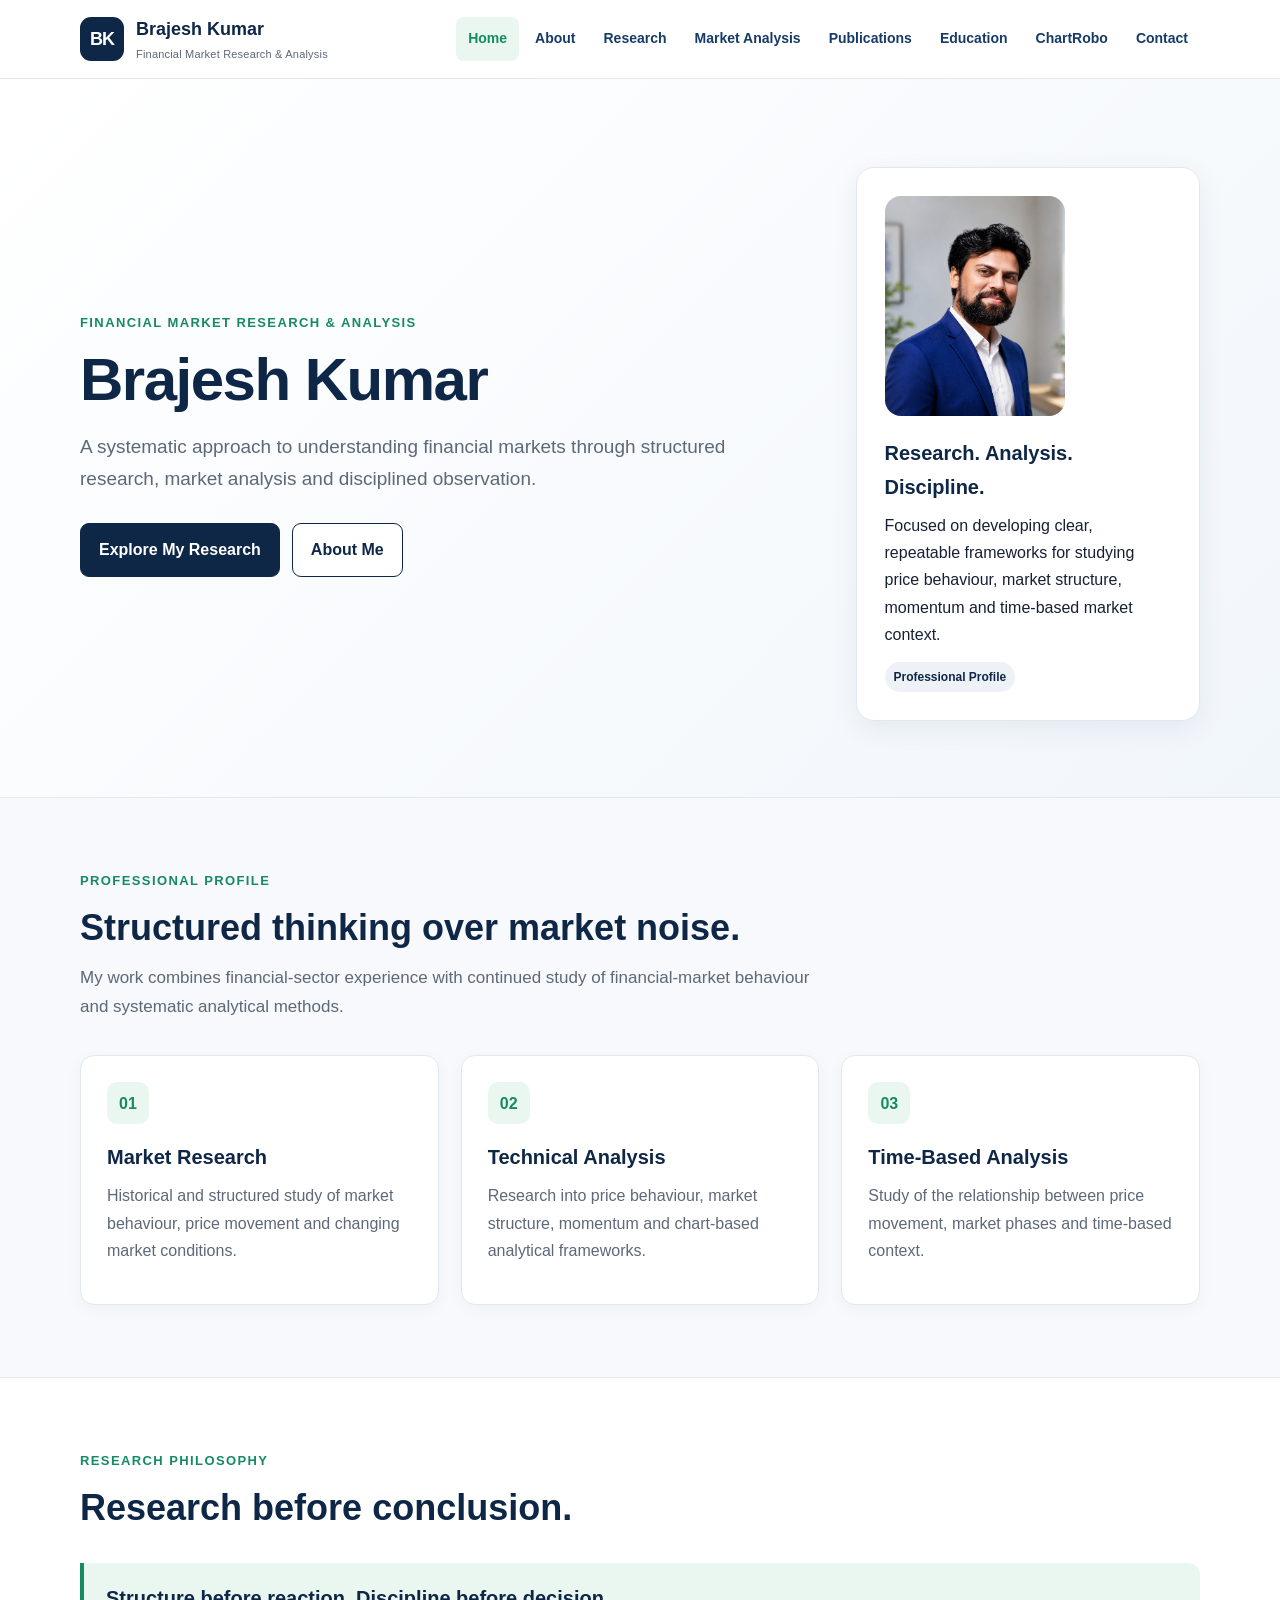
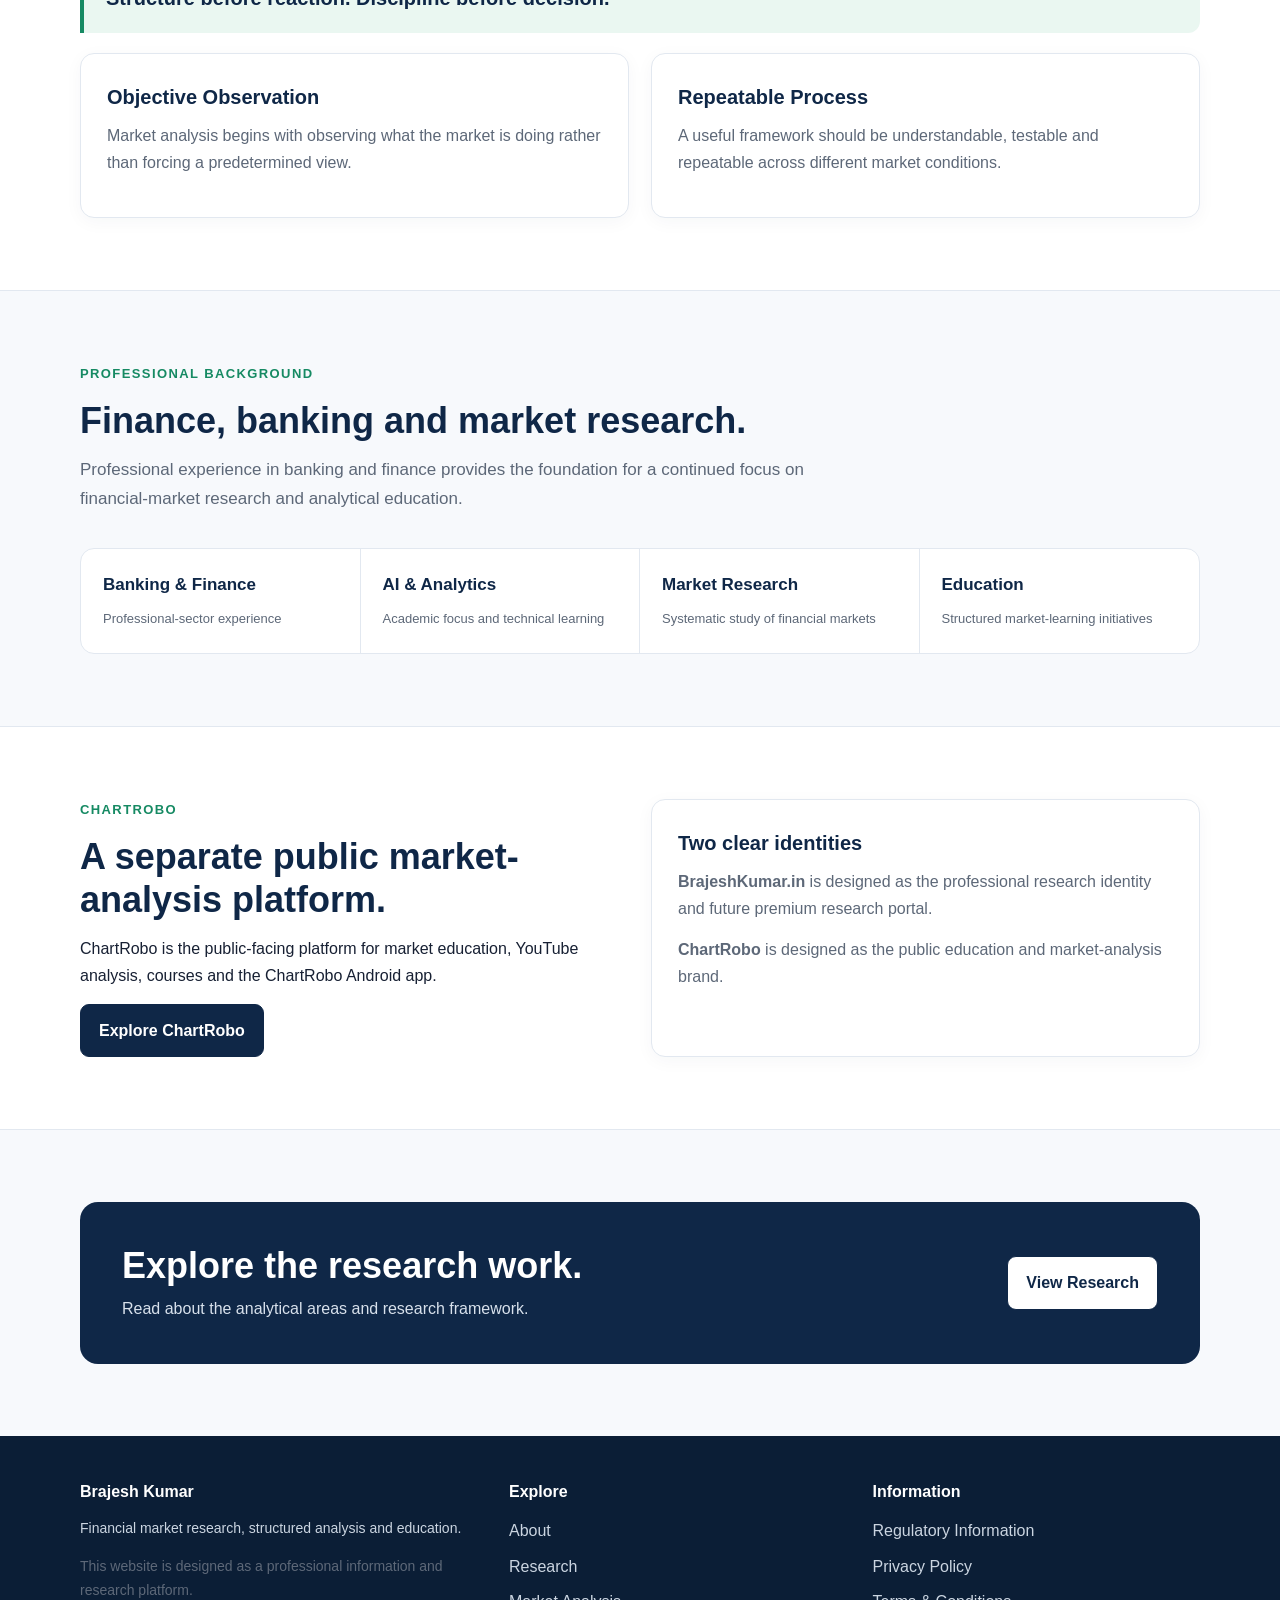
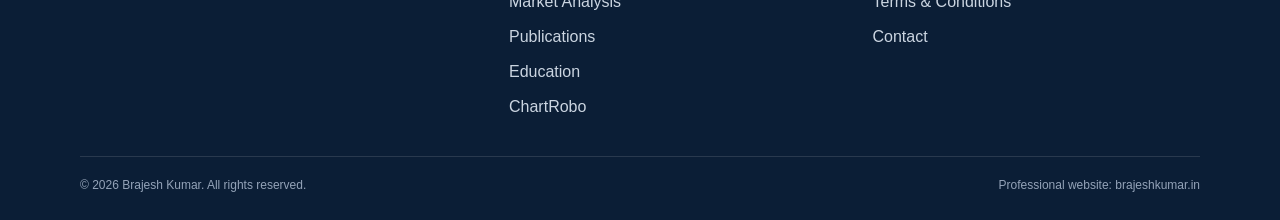
<file: index.html>
<!DOCTYPE html>
<html lang="en">
<head>
  <meta charset="UTF-8">
  <meta name="viewport" content="width=device-width, initial-scale=1.0">
  <meta name="description" content="Brajesh Kumar — financial market research, market analysis and education.">
  <meta name="author" content="Brajesh Kumar">
  <meta name="robots" content="index, follow">
  <link rel="canonical" href="https://brajeshkumar.in/">
  <title>Brajesh Kumar | Financial Market Research & Analysis</title>
  <link rel="stylesheet" href="css/styles.css">

  <!-- Google tag (gtag.js) -->
<script async src="https://www.googletagmanager.com/gtag/js?id=G-KMRSJD9DW5"></script>
<script>
  window.dataLayer = window.dataLayer || [];
  function gtag(){dataLayer.push(arguments);}
  gtag('js', new Date());

  gtag('config', 'G-KMRSJD9DW5');
</script>
  <script>
    if (window.location.pathname === '/index.html') {
      window.location.replace('/');
    }
  </script>
</head>
<body>

<header class="site-header">
  <div class="container header-inner">
    <a class="brand" href="index.html" aria-label="Brajesh Kumar Home">
      <div class="brand-mark">BK</div>
      <div class="brand-text">
        <strong>Brajesh Kumar</strong>
        <span>Financial Market Research &amp; Analysis</span>
      </div>
    </a>
    <button class="nav-toggle" id="navToggle" aria-label="Open navigation" aria-expanded="false">&#9776;</button>
    <nav>
      <ul class="nav-list" id="navList">
        <li><a href="index.html">Home</a></li>
        <li><a href="about.html">About</a></li>
        <li><a href="research.html">Research</a></li>
        <li><a href="market-analysis.html">Market Analysis</a></li>
        <li><a href="publications.html">Publications</a></li>
        <li><a href="education.html">Education</a></li>
        <li><a href="chartrobo.html">ChartRobo</a></li>
        <li><a href="contact.html">Contact</a></li>
      </ul>
    </nav>
  </div>
</header>

<main>

<section class="hero">
  <div class="container hero-grid">
    <div>
      <div class="eyebrow">Financial Market Research &amp; Analysis</div>
      <h1>Brajesh Kumar</h1>
      <p class="lead">A systematic approach to understanding financial markets through structured research, market analysis and disciplined observation.</p>
      <div class="hero-actions">
        <a class="btn btn-primary" href="research.html">Explore My Research</a>
        <a class="btn btn-secondary" href="about.html">About Me</a>
      </div>
    </div>
    <div class="hero-card">
      <div class="profile-photo">
  <img src="images/brajesh-kumar.jpg" alt="Brajesh Kumar">
</div>
      <h3>Research. Analysis. Discipline.</h3>
      <p>Focused on developing clear, repeatable frameworks for studying price behaviour, market structure, momentum and time-based market context.</p>
      <span class="badge">Professional Profile</span>
    </div>
  </div>
</section>

<section class="section">
  <div class="container">
    <div class="section-head">
      <div class="eyebrow">Professional Profile</div>
      <h2>Structured thinking over market noise.</h2>
      <p>My work combines financial-sector experience with continued study of financial-market behaviour and systematic analytical methods.</p>
    </div>
    <div class="grid-3">
      <article class="card"><div class="icon-box">01</div><h3>Market Research</h3><p>Historical and structured study of market behaviour, price movement and changing market conditions.</p></article>
      <article class="card"><div class="icon-box">02</div><h3>Technical Analysis</h3><p>Research into price behaviour, market structure, momentum and chart-based analytical frameworks.</p></article>
      <article class="card"><div class="icon-box">03</div><h3>Time-Based Analysis</h3><p>Study of the relationship between price movement, market phases and time-based context.</p></article>
    </div>
  </div>
</section>

<section class="section section-alt">
  <div class="container">
    <div class="section-head">
      <div class="eyebrow">Research Philosophy</div>
      <h2>Research before conclusion.</h2>
    </div>
    <div class="quote">Structure before reaction. Discipline before decision.</div>
    <div class="grid-2 mt-20">
      <div class="card"><h3>Objective Observation</h3><p>Market analysis begins with observing what the market is doing rather than forcing a predetermined view.</p></div>
      <div class="card"><h3>Repeatable Process</h3><p>A useful framework should be understandable, testable and repeatable across different market conditions.</p></div>
    </div>
  </div>
</section>

<section class="section">
  <div class="container">
    <div class="section-head">
      <div class="eyebrow">Professional Background</div>
      <h2>Finance, banking and market research.</h2>
      <p>Professional experience in banking and finance provides the foundation for a continued focus on financial-market research and analytical education.</p>
    </div>
    <div class="stat-strip">
      <div class="stat"><strong>Banking &amp; Finance</strong><span>Professional-sector experience</span></div>
      <div class="stat"><strong>AI &amp; Analytics</strong><span>Academic focus and technical learning</span></div>
      <div class="stat"><strong>Market Research</strong><span>Systematic study of financial markets</span></div>
      <div class="stat"><strong>Education</strong><span>Structured market-learning initiatives</span></div>
    </div>
  </div>
</section>

<section class="section section-alt">
  <div class="container">
    <div class="grid-2">
      <div>
        <div class="eyebrow">ChartRobo</div>
        <h2>A separate public market-analysis platform.</h2>
        <p>ChartRobo is the public-facing platform for market education, YouTube analysis, courses and the ChartRobo Android app.</p>
        <a class="btn btn-primary" href="chartrobo.html">Explore ChartRobo</a>
      </div>
      <div class="card">
        <h3>Two clear identities</h3>
        <p><strong>BrajeshKumar.in</strong> is designed as the professional research identity and future premium research portal.</p>
        <p><strong>ChartRobo</strong> is designed as the public education and market-analysis brand.</p>
      </div>
    </div>
  </div>
</section>

<section class="section">
  <div class="container">
    <div class="cta">
      <div>
        <h2>Explore the research work.</h2>
        <p>Read about the analytical areas and research framework.</p>
      </div>
      <a class="btn btn-secondary" href="research.html">View Research</a>
    </div>
  </div>
</section>

</main>

<footer class="footer">
  <div class="container">
    <div class="footer-grid">
      <div>
        <h3>Brajesh Kumar</h3>
        <p>Financial market research, structured analysis and education.</p>
        <p class="small">This website is designed as a professional information and research platform.</p>
      </div>
      <div>
        <h3>Explore</h3>
        <ul class="footer-links">
          <li><a href="about.html">About</a></li>
          <li><a href="research.html">Research</a></li>
          <li><a href="market-analysis.html">Market Analysis</a></li>
          <li><a href="publications.html">Publications</a></li>
          <li><a href="education.html">Education</a></li>
          <li><a href="chartrobo.html">ChartRobo</a></li>
        </ul>
      </div>
      <div>
        <h3>Information</h3>
        <ul class="footer-links">
          <li><a href="regulatory-information.html">Regulatory Information</a></li>
          <li><a href="privacy-policy.html">Privacy Policy</a></li>
          <li><a href="terms-conditions.html">Terms &amp; Conditions</a></li>
          <li><a href="contact.html">Contact</a></li>
        </ul>
      </div>
    </div>
    <div class="footer-bottom">
      <span>&copy; 2026 Brajesh Kumar. All rights reserved.</span>
      <span>Professional website: brajeshkumar.in</span>
    </div>
  </div>
</footer>

<script src="js/script.js"></script>
</body>
</html>
</file>
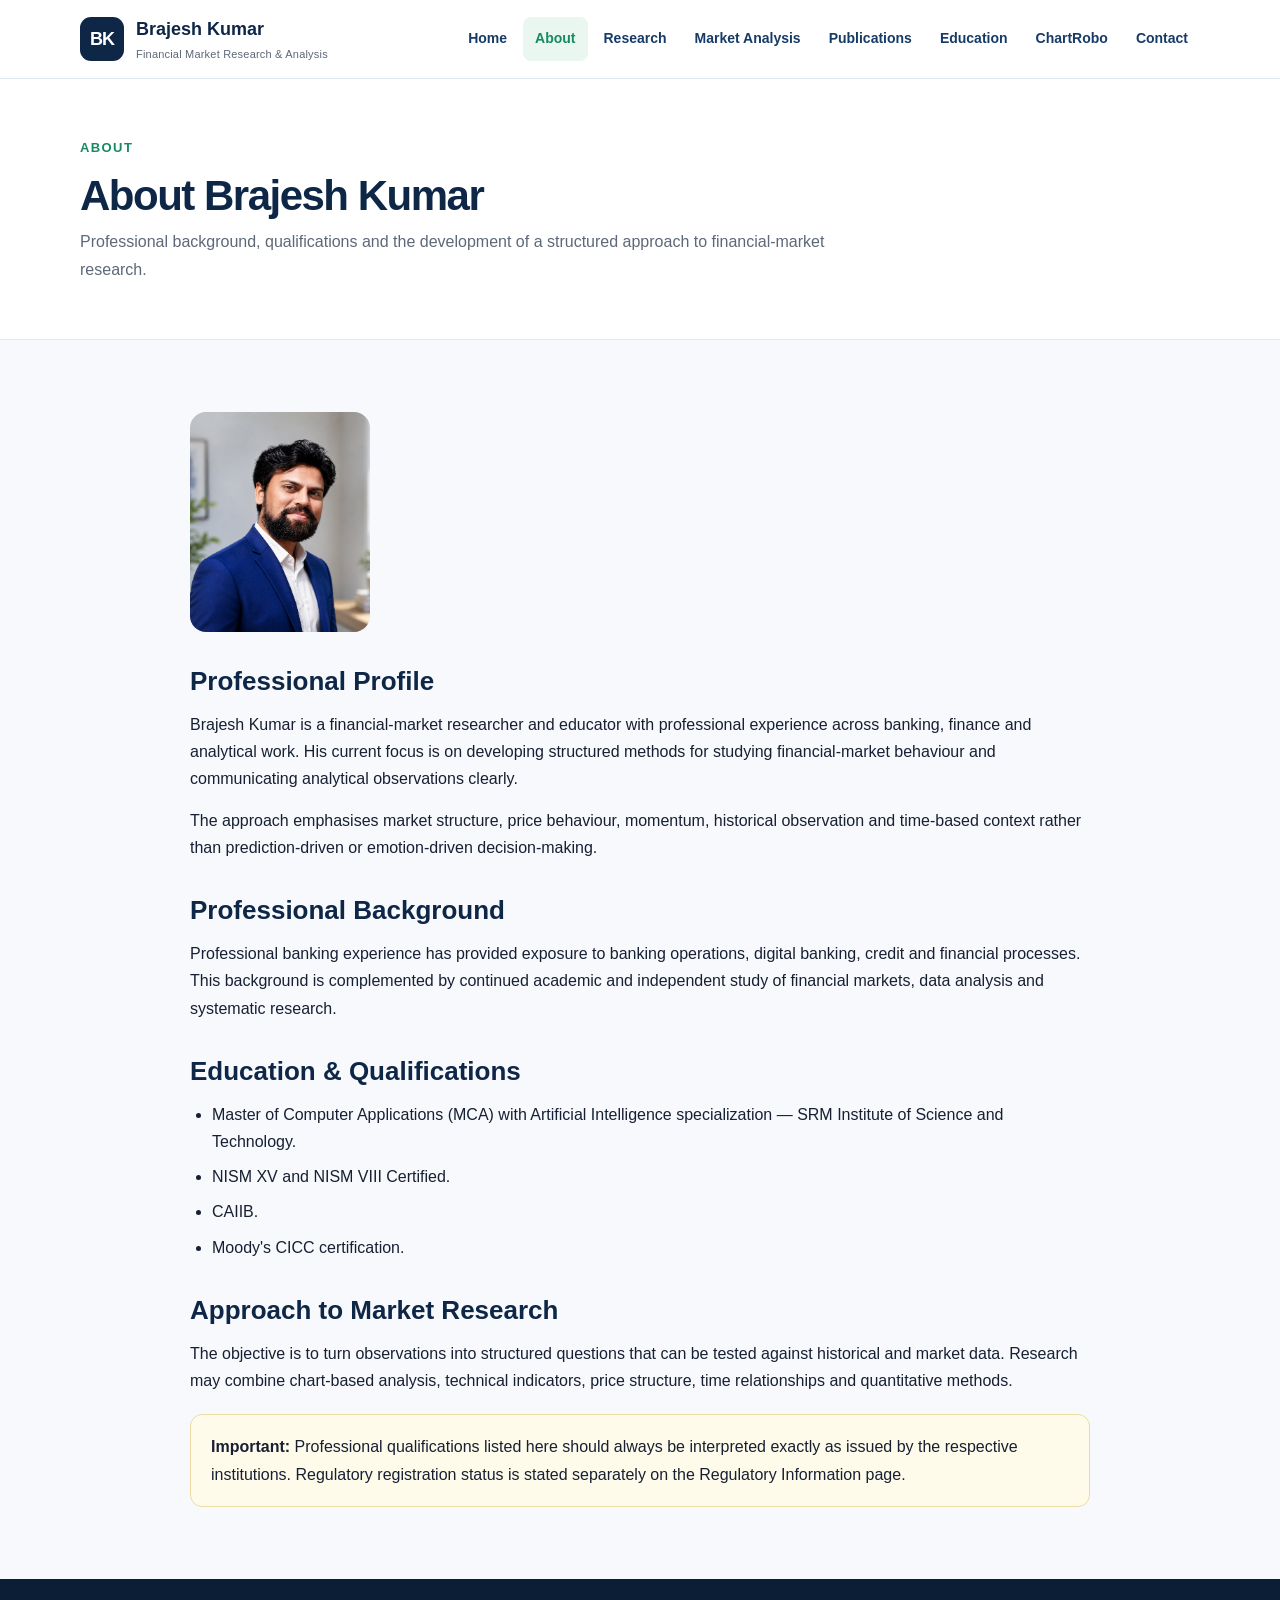
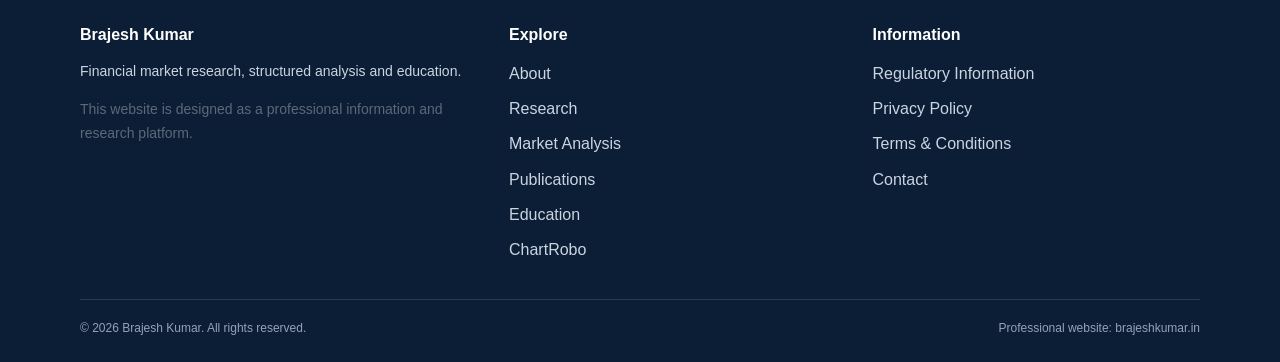
<file: about.html>
<!DOCTYPE html>
<html lang="en">
<head>
  <meta charset="UTF-8">
  <meta name="viewport" content="width=device-width, initial-scale=1.0">
  <meta name="description" content="Professional background, qualifications and research philosophy of Brajesh Kumar.">
  <meta name="author" content="Brajesh Kumar">
  <meta name="robots" content="index, follow">
  <link rel="canonical" href="https://brajeshkumar.in/about.html">
  <title>About Brajesh Kumar | Financial Market Research</title>
  <link rel="stylesheet" href="css/styles.css">
  <!-- Google tag (gtag.js) -->
<script async src="https://www.googletagmanager.com/gtag/js?id=G-KMRSJD9DW5"></script>
<script>
  window.dataLayer = window.dataLayer || [];
  function gtag(){dataLayer.push(arguments);}
  gtag('js', new Date());

  gtag('config', 'G-KMRSJD9DW5');
</script>
</head>
<body>

<header class="site-header">
  <div class="container header-inner">
    <a class="brand" href="index.html" aria-label="Brajesh Kumar Home">
      <div class="brand-mark">BK</div>
      <div class="brand-text">
        <strong>Brajesh Kumar</strong>
        <span>Financial Market Research &amp; Analysis</span>
      </div>
    </a>
    <button class="nav-toggle" id="navToggle" aria-label="Open navigation" aria-expanded="false">&#9776;</button>
    <nav>
      <ul class="nav-list" id="navList">
        <li><a href="index.html">Home</a></li>
        <li><a href="about.html">About</a></li>
        <li><a href="research.html">Research</a></li>
        <li><a href="market-analysis.html">Market Analysis</a></li>
        <li><a href="publications.html">Publications</a></li>
        <li><a href="education.html">Education</a></li>
        <li><a href="chartrobo.html">ChartRobo</a></li>
        <li><a href="contact.html">Contact</a></li>
      </ul>
    </nav>
  </div>
</header>

<main>

<section class="page-hero"><div class="container"><div class="eyebrow">About</div><h1>About Brajesh Kumar</h1><p>Professional background, qualifications and the development of a structured approach to financial-market research.</p></div></section>
<section class="section"><div class="container prose">
<div class="profile-photo" style="margin-bottom:30px;">
  <img src="images/brajesh-kumar.jpg" alt="Brajesh Kumar">
</div>
  <h2>Professional Profile</h2>
  <p>Brajesh Kumar is a financial-market researcher and educator with professional experience across banking, finance and analytical work. His current focus is on developing structured methods for studying financial-market behaviour and communicating analytical observations clearly.</p>
  <p>The approach emphasises market structure, price behaviour, momentum, historical observation and time-based context rather than prediction-driven or emotion-driven decision-making.</p>

  <h2>Professional Background</h2>
  <p>Professional banking experience has provided exposure to banking operations, digital banking, credit and financial processes. This background is complemented by continued academic and independent study of financial markets, data analysis and systematic research.</p>

  <h2>Education &amp; Qualifications</h2>
  <ul>
    <li>Master of Computer Applications (MCA) with Artificial Intelligence specialization — SRM Institute of Science and Technology.</li>
    <li>NISM XV and NISM VIII Certified.</li>
    <li>CAIIB.</li>
    <li>Moody's CICC certification.</li>
  </ul>

  <h2>Approach to Market Research</h2>
  <p>The objective is to turn observations into structured questions that can be tested against historical and market data. Research may combine chart-based analysis, technical indicators, price structure, time relationships and quantitative methods.</p>

  <div class="notice mt-20"><strong>Important:</strong> Professional qualifications listed here should always be interpreted exactly as issued by the respective institutions. Regulatory registration status is stated separately on the Regulatory Information page.</div>
</div></section>

</main>

<footer class="footer">
  <div class="container">
    <div class="footer-grid">
      <div>
        <h3>Brajesh Kumar</h3>
        <p>Financial market research, structured analysis and education.</p>
        <p class="small">This website is designed as a professional information and research platform.</p>
      </div>
      <div>
        <h3>Explore</h3>
        <ul class="footer-links">
          <li><a href="about.html">About</a></li>
          <li><a href="research.html">Research</a></li>
          <li><a href="market-analysis.html">Market Analysis</a></li>
          <li><a href="publications.html">Publications</a></li>
          <li><a href="education.html">Education</a></li>
          <li><a href="chartrobo.html">ChartRobo</a></li>
        </ul>
      </div>
      <div>
        <h3>Information</h3>
        <ul class="footer-links">
          <li><a href="regulatory-information.html">Regulatory Information</a></li>
          <li><a href="privacy-policy.html">Privacy Policy</a></li>
          <li><a href="terms-conditions.html">Terms &amp; Conditions</a></li>
          <li><a href="contact.html">Contact</a></li>
        </ul>
      </div>
    </div>
    <div class="footer-bottom">
      <span>&copy; 2026 Brajesh Kumar. All rights reserved.</span>
      <span>Professional website: brajeshkumar.in</span>
    </div>
  </div>
</footer>

<script src="js/script.js"></script>
</body>
</html>
</file>
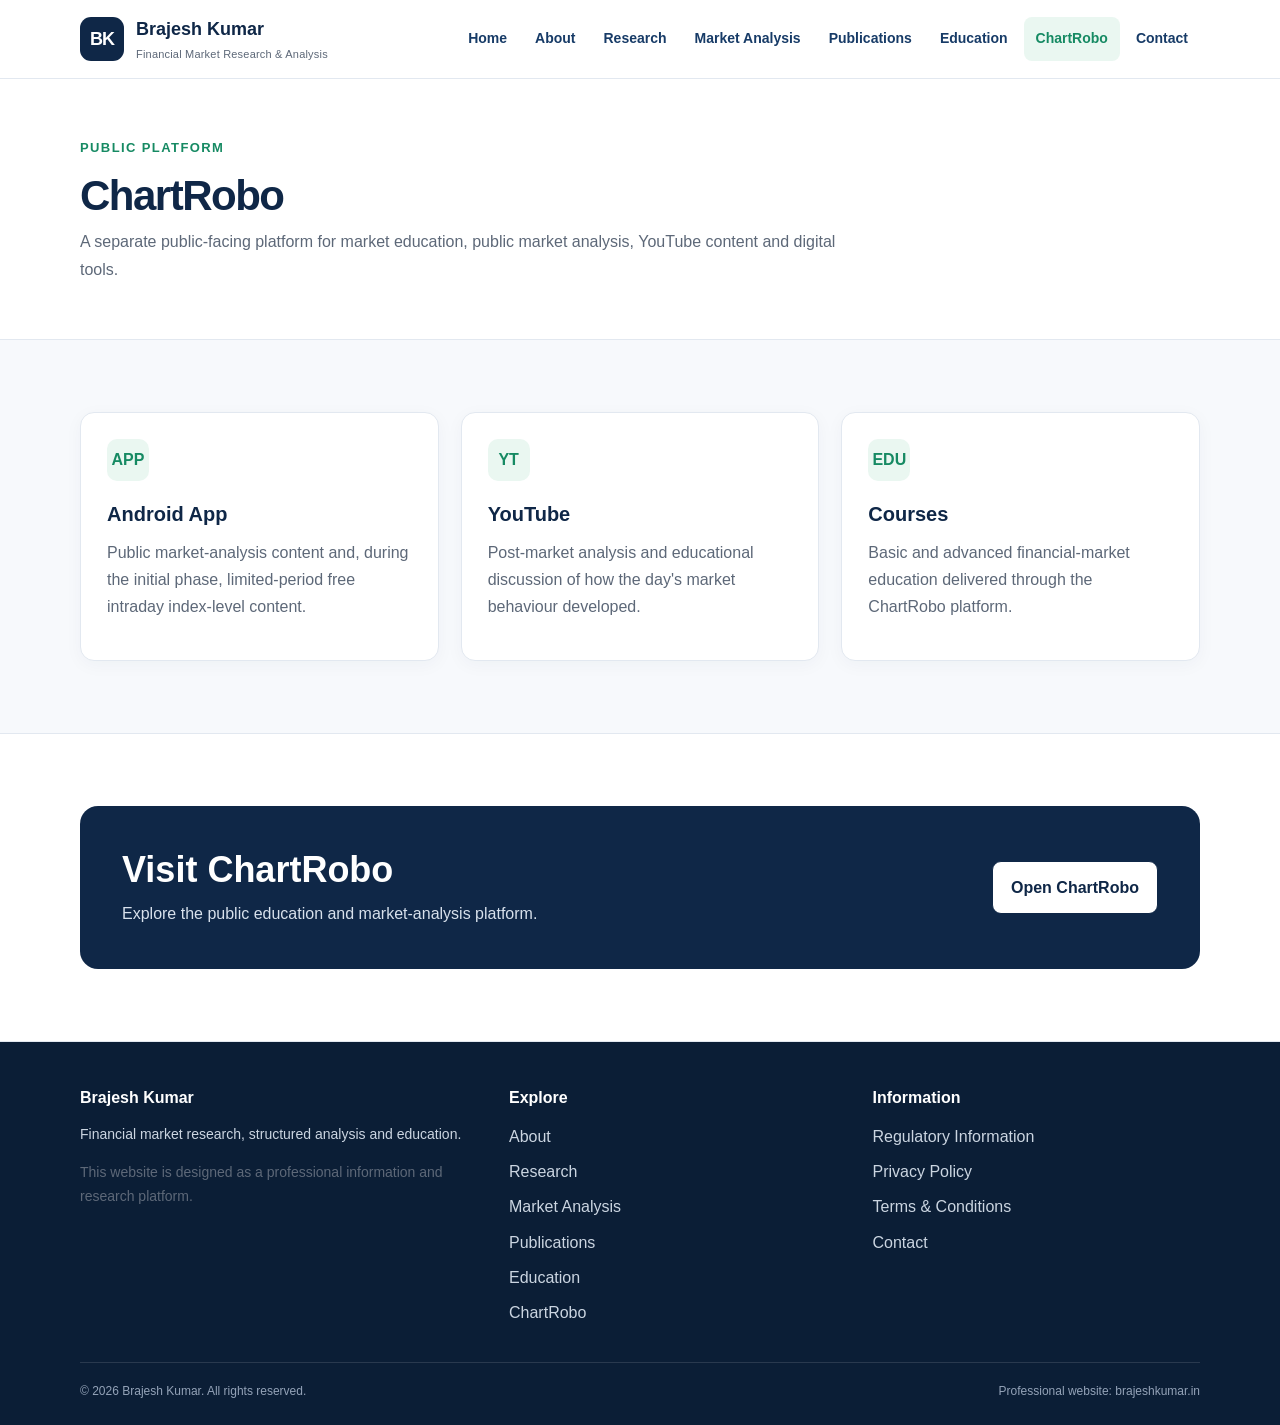
<file: chartrobo.html>
<!DOCTYPE html>
<html lang="en">
<head>
  <meta charset="UTF-8">
  <meta name="viewport" content="width=device-width, initial-scale=1.0">
  <meta name="description" content="ChartRobo public market analysis, education, YouTube and Android app.">
  <meta name="author" content="Brajesh Kumar">
  <meta name="robots" content="index, follow">
  <link rel="canonical" href="https://brajeshkumar.in/chartrobo.html">
  <title>ChartRobo | Public Market Analysis & Education</title>
  <link rel="stylesheet" href="css/styles.css">
  <!-- Google tag (gtag.js) -->
<script async src="https://www.googletagmanager.com/gtag/js?id=G-KMRSJD9DW5"></script>
<script>
  window.dataLayer = window.dataLayer || [];
  function gtag(){dataLayer.push(arguments);}
  gtag('js', new Date());

  gtag('config', 'G-KMRSJD9DW5');
</script>
</head>
<body>

<header class="site-header">
  <div class="container header-inner">
    <a class="brand" href="index.html" aria-label="Brajesh Kumar Home">
      <div class="brand-mark">BK</div>
      <div class="brand-text">
        <strong>Brajesh Kumar</strong>
        <span>Financial Market Research &amp; Analysis</span>
      </div>
    </a>
    <button class="nav-toggle" id="navToggle" aria-label="Open navigation" aria-expanded="false">&#9776;</button>
    <nav>
      <ul class="nav-list" id="navList">
        <li><a href="index.html">Home</a></li>
        <li><a href="about.html">About</a></li>
        <li><a href="research.html">Research</a></li>
        <li><a href="market-analysis.html">Market Analysis</a></li>
        <li><a href="publications.html">Publications</a></li>
        <li><a href="education.html">Education</a></li>
        <li><a href="chartrobo.html">ChartRobo</a></li>
        <li><a href="contact.html">Contact</a></li>
      </ul>
    </nav>
  </div>
</header>

<main>

<section class="page-hero"><div class="container"><div class="eyebrow">Public Platform</div><h1>ChartRobo</h1><p>A separate public-facing platform for market education, public market analysis, YouTube content and digital tools.</p></div></section>
<section class="section"><div class="container">
  <div class="grid-3">
    <article class="card"><div class="icon-box">APP</div><h3>Android App</h3><p>Public market-analysis content and, during the initial phase, limited-period free intraday index-level content.</p></article>
    <article class="card"><div class="icon-box">YT</div><h3>YouTube</h3><p>Post-market analysis and educational discussion of how the day's market behaviour developed.</p></article>
    <article class="card"><div class="icon-box">EDU</div><h3>Courses</h3><p>Basic and advanced financial-market education delivered through the ChartRobo platform.</p></article>
  </div>
</div></section>
<section class="section section-alt"><div class="container">
  <div class="cta">
    <div><h2>Visit ChartRobo</h2><p>Explore the public education and market-analysis platform.</p></div>
    <a class="btn btn-secondary" href="https://chartrobo.com" target="_blank" rel="noopener noreferrer">Open ChartRobo</a>
  </div>
</div></section>

</main>

<footer class="footer">
  <div class="container">
    <div class="footer-grid">
      <div>
        <h3>Brajesh Kumar</h3>
        <p>Financial market research, structured analysis and education.</p>
        <p class="small">This website is designed as a professional information and research platform.</p>
      </div>
      <div>
        <h3>Explore</h3>
        <ul class="footer-links">
          <li><a href="about.html">About</a></li>
          <li><a href="research.html">Research</a></li>
          <li><a href="market-analysis.html">Market Analysis</a></li>
          <li><a href="publications.html">Publications</a></li>
          <li><a href="education.html">Education</a></li>
          <li><a href="chartrobo.html">ChartRobo</a></li>
        </ul>
      </div>
      <div>
        <h3>Information</h3>
        <ul class="footer-links">
          <li><a href="regulatory-information.html">Regulatory Information</a></li>
          <li><a href="privacy-policy.html">Privacy Policy</a></li>
          <li><a href="terms-conditions.html">Terms &amp; Conditions</a></li>
          <li><a href="contact.html">Contact</a></li>
        </ul>
      </div>
    </div>
    <div class="footer-bottom">
      <span>&copy; 2026 Brajesh Kumar. All rights reserved.</span>
      <span>Professional website: brajeshkumar.in</span>
    </div>
  </div>
</footer>

<script src="js/script.js"></script>
</body>
</html>
</file>
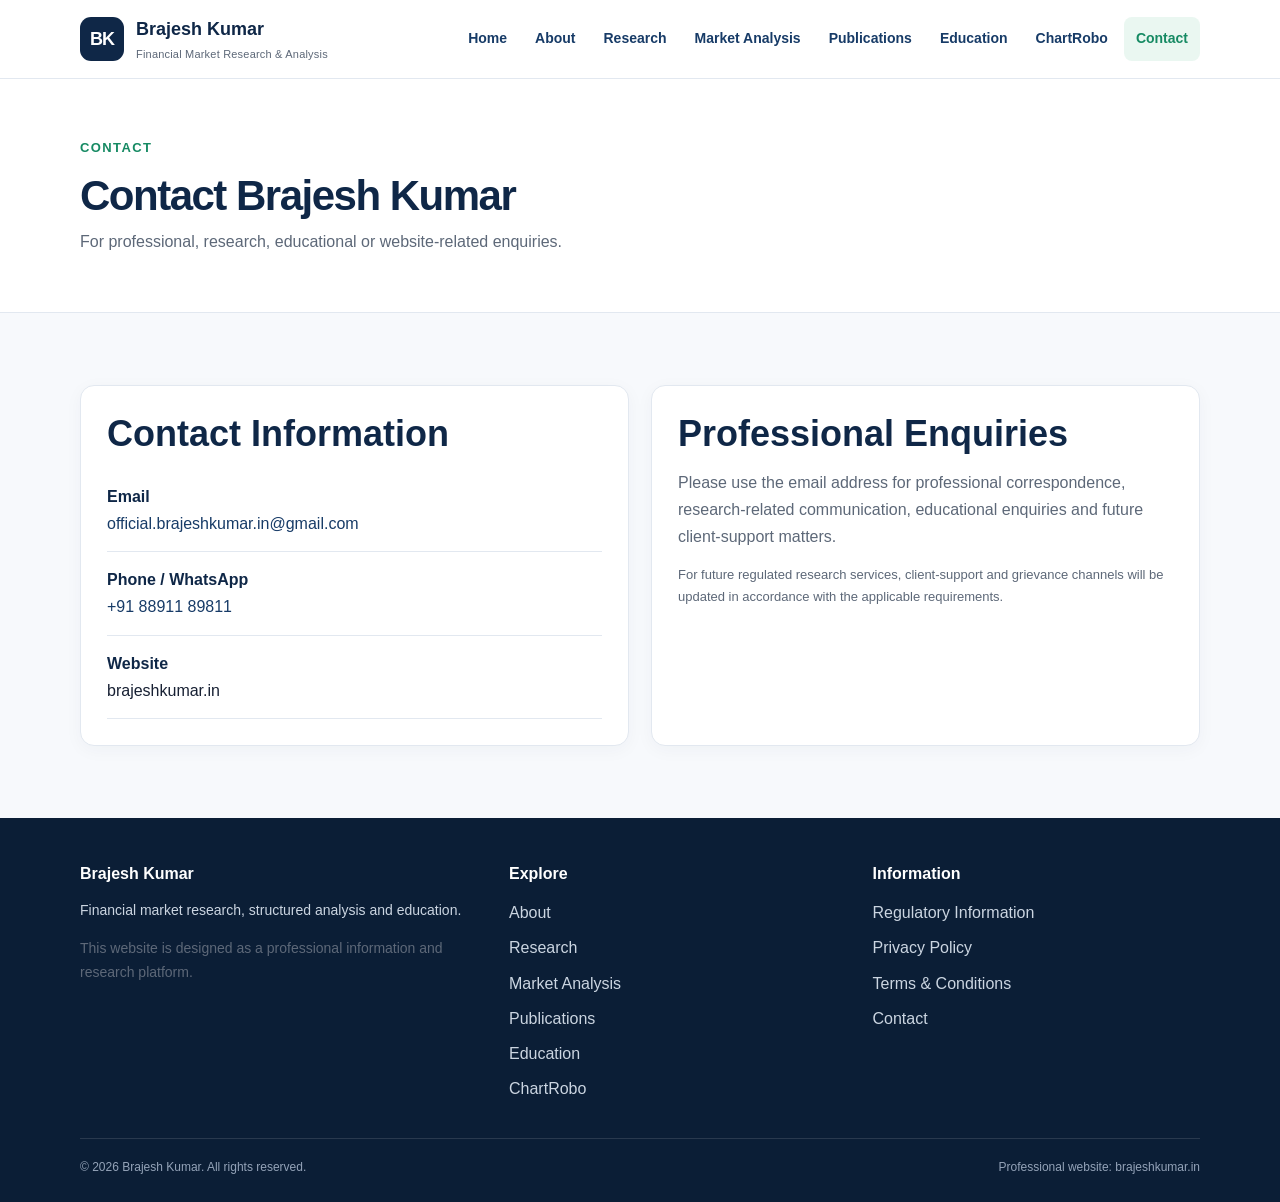
<file: contact.html>
<!DOCTYPE html>
<html lang="en">
<head>
  <meta charset="UTF-8">
  <meta name="viewport" content="width=device-width, initial-scale=1.0">
  <meta name="description" content="Contact Brajesh Kumar for professional, research and educational enquiries.">
  <meta name="author" content="Brajesh Kumar">
  <meta name="robots" content="index, follow">
  <link rel="canonical" href="https://brajeshkumar.in/contact.html">
  <title>Contact Brajesh Kumar</title>
  <link rel="stylesheet" href="css/styles.css">
  <!-- Google tag (gtag.js) -->
<script async src="https://www.googletagmanager.com/gtag/js?id=G-KMRSJD9DW5"></script>
<script>
  window.dataLayer = window.dataLayer || [];
  function gtag(){dataLayer.push(arguments);}
  gtag('js', new Date());

  gtag('config', 'G-KMRSJD9DW5');
</script>
</head>
<body>

<header class="site-header">
  <div class="container header-inner">
    <a class="brand" href="index.html" aria-label="Brajesh Kumar Home">
      <div class="brand-mark">BK</div>
      <div class="brand-text">
        <strong>Brajesh Kumar</strong>
        <span>Financial Market Research &amp; Analysis</span>
      </div>
    </a>
    <button class="nav-toggle" id="navToggle" aria-label="Open navigation" aria-expanded="false">&#9776;</button>
    <nav>
      <ul class="nav-list" id="navList">
        <li><a href="index.html">Home</a></li>
        <li><a href="about.html">About</a></li>
        <li><a href="research.html">Research</a></li>
        <li><a href="market-analysis.html">Market Analysis</a></li>
        <li><a href="publications.html">Publications</a></li>
        <li><a href="education.html">Education</a></li>
        <li><a href="chartrobo.html">ChartRobo</a></li>
        <li><a href="contact.html">Contact</a></li>
      </ul>
    </nav>
  </div>
</header>

<main>

<section class="page-hero"><div class="container"><div class="eyebrow">Contact</div><h1>Contact Brajesh Kumar</h1><p>For professional, research, educational or website-related enquiries.</p></div></section>
<section class="section"><div class="container grid-2">
  <div class="card form-card">
    <h2>Contact Information</h2>
    <ul class="contact-list">
      <li><strong>Email</strong><a href="mailto:official.brajeshkumar.in@gmail.com">official.brajeshkumar.in@gmail.com</a></li>
      <li><strong>Phone / WhatsApp</strong><a href="tel:+918891189811">+91 88911 89811</a></li>
      <li><strong>Website</strong><span>brajeshkumar.in</span></li>
    </ul>
  </div>
  <div class="card">
    <h2>Professional Enquiries</h2>
    <p>Please use the email address for professional correspondence, research-related communication, educational enquiries and future client-support matters.</p>
    <p class="small">For future regulated research services, client-support and grievance channels will be updated in accordance with the applicable requirements.</p>
  </div>
</div></section>

</main>

<footer class="footer">
  <div class="container">
    <div class="footer-grid">
      <div>
        <h3>Brajesh Kumar</h3>
        <p>Financial market research, structured analysis and education.</p>
        <p class="small">This website is designed as a professional information and research platform.</p>
      </div>
      <div>
        <h3>Explore</h3>
        <ul class="footer-links">
          <li><a href="about.html">About</a></li>
          <li><a href="research.html">Research</a></li>
          <li><a href="market-analysis.html">Market Analysis</a></li>
          <li><a href="publications.html">Publications</a></li>
          <li><a href="education.html">Education</a></li>
          <li><a href="chartrobo.html">ChartRobo</a></li>
        </ul>
      </div>
      <div>
        <h3>Information</h3>
        <ul class="footer-links">
          <li><a href="regulatory-information.html">Regulatory Information</a></li>
          <li><a href="privacy-policy.html">Privacy Policy</a></li>
          <li><a href="terms-conditions.html">Terms &amp; Conditions</a></li>
          <li><a href="contact.html">Contact</a></li>
        </ul>
      </div>
    </div>
    <div class="footer-bottom">
      <span>&copy; 2026 Brajesh Kumar. All rights reserved.</span>
      <span>Professional website: brajeshkumar.in</span>
    </div>
  </div>
</footer>

<script src="js/script.js"></script>
</body>
</html>
</file>
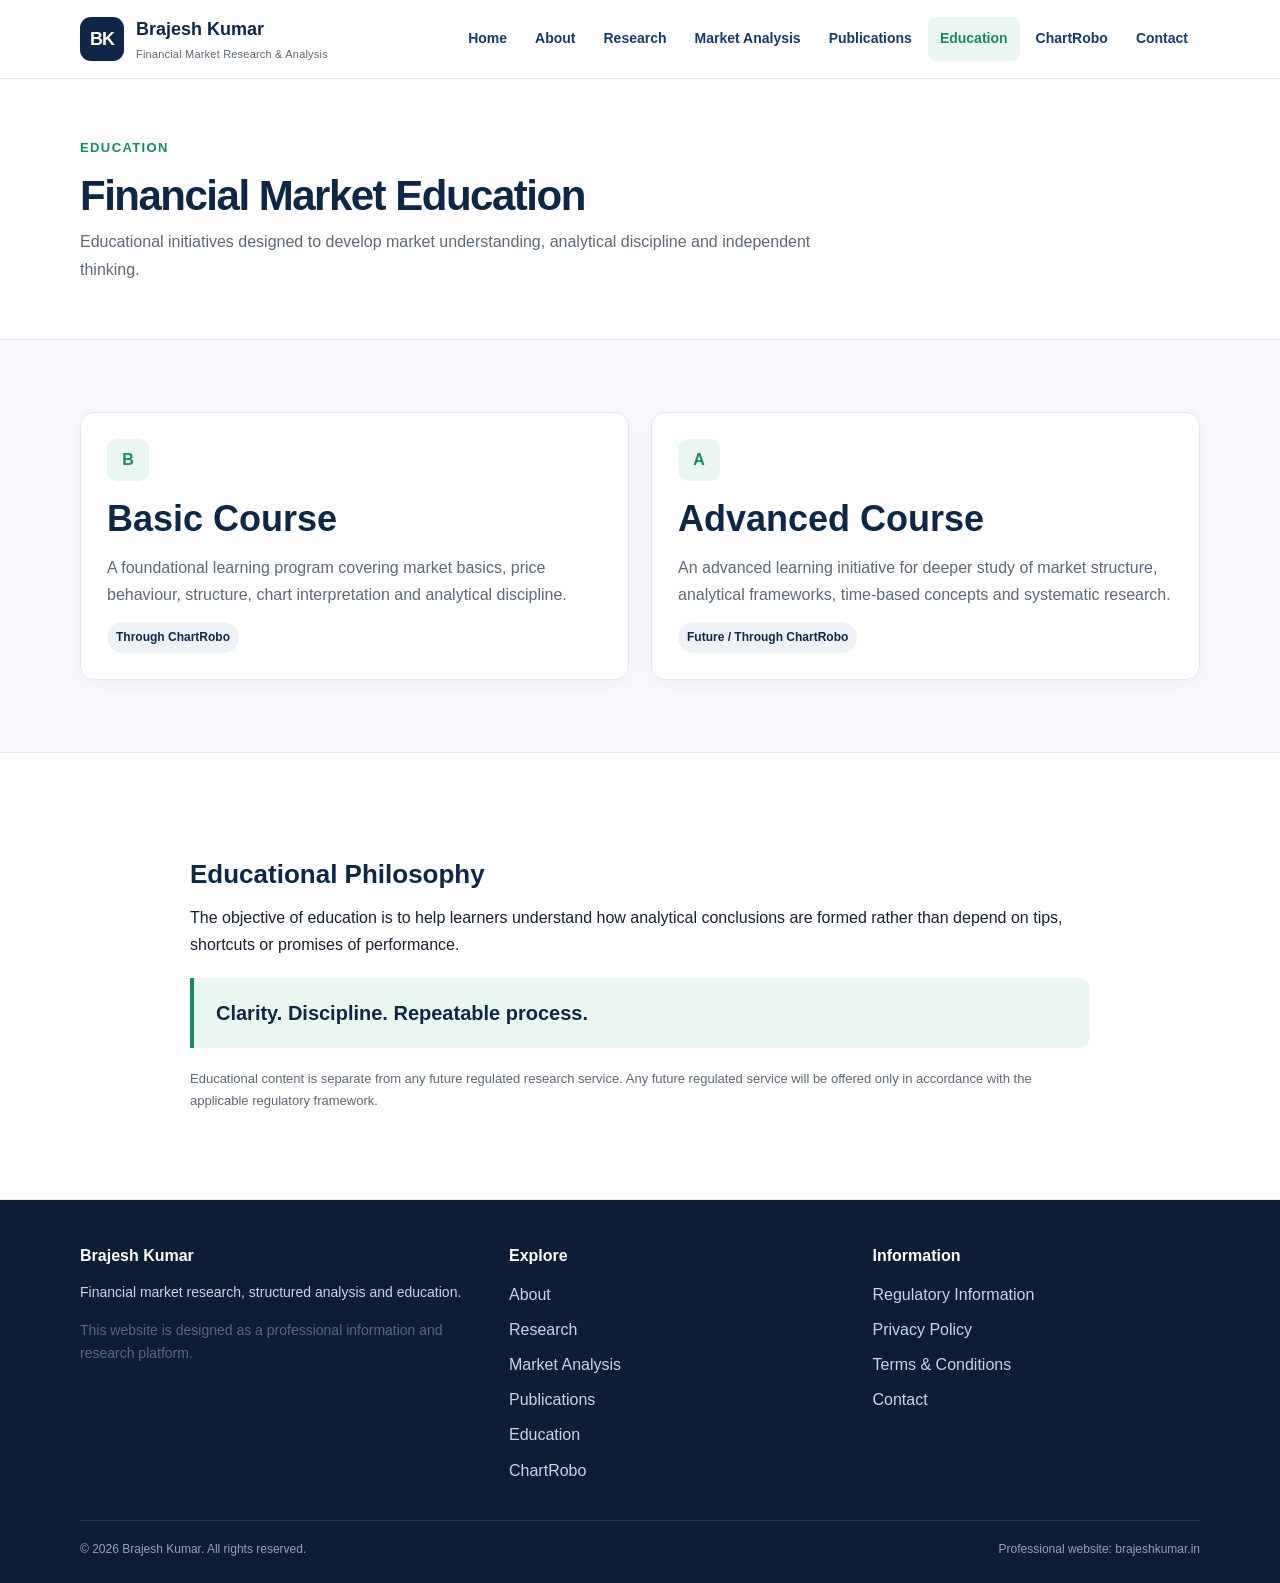
<file: education.html>
<!DOCTYPE html>
<html lang="en">
<head>
  <meta charset="UTF-8">
  <meta name="viewport" content="width=device-width, initial-scale=1.0">
  <meta name="description" content="Educational initiatives and structured financial-market learning.">
  <meta name="author" content="Brajesh Kumar">
  <meta name="robots" content="index, follow">
  <link rel="canonical" href="https://brajeshkumar.in/education.html">
  <title>Financial Market Education | Brajesh Kumar</title>
  <link rel="stylesheet" href="css/styles.css">
  <!-- Google tag (gtag.js) -->
<script async src="https://www.googletagmanager.com/gtag/js?id=G-KMRSJD9DW5"></script>
<script>
  window.dataLayer = window.dataLayer || [];
  function gtag(){dataLayer.push(arguments);}
  gtag('js', new Date());

  gtag('config', 'G-KMRSJD9DW5');
</script>
</head>
<body>

<header class="site-header">
  <div class="container header-inner">
    <a class="brand" href="index.html" aria-label="Brajesh Kumar Home">
      <div class="brand-mark">BK</div>
      <div class="brand-text">
        <strong>Brajesh Kumar</strong>
        <span>Financial Market Research &amp; Analysis</span>
      </div>
    </a>
    <button class="nav-toggle" id="navToggle" aria-label="Open navigation" aria-expanded="false">&#9776;</button>
    <nav>
      <ul class="nav-list" id="navList">
        <li><a href="index.html">Home</a></li>
        <li><a href="about.html">About</a></li>
        <li><a href="research.html">Research</a></li>
        <li><a href="market-analysis.html">Market Analysis</a></li>
        <li><a href="publications.html">Publications</a></li>
        <li><a href="education.html">Education</a></li>
        <li><a href="chartrobo.html">ChartRobo</a></li>
        <li><a href="contact.html">Contact</a></li>
      </ul>
    </nav>
  </div>
</header>

<main>

<section class="page-hero"><div class="container"><div class="eyebrow">Education</div><h1>Financial Market Education</h1><p>Educational initiatives designed to develop market understanding, analytical discipline and independent thinking.</p></div></section>
<section class="section"><div class="container grid-2">
  <article class="card"><div class="icon-box">B</div><h2>Basic Course</h2><p>A foundational learning program covering market basics, price behaviour, structure, chart interpretation and analytical discipline.</p><span class="badge">Through ChartRobo</span></article>
  <article class="card"><div class="icon-box">A</div><h2>Advanced Course</h2><p>An advanced learning initiative for deeper study of market structure, analytical frameworks, time-based concepts and systematic research.</p><span class="badge">Future / Through ChartRobo</span></article>
</div></section>
<section class="section section-alt"><div class="container prose">
  <h2>Educational Philosophy</h2>
  <p>The objective of education is to help learners understand how analytical conclusions are formed rather than depend on tips, shortcuts or promises of performance.</p>
  <div class="quote mt-20">Clarity. Discipline. Repeatable process.</div>
  <p class="small mt-20">Educational content is separate from any future regulated research service. Any future regulated service will be offered only in accordance with the applicable regulatory framework.</p>
</div></section>

</main>

<footer class="footer">
  <div class="container">
    <div class="footer-grid">
      <div>
        <h3>Brajesh Kumar</h3>
        <p>Financial market research, structured analysis and education.</p>
        <p class="small">This website is designed as a professional information and research platform.</p>
      </div>
      <div>
        <h3>Explore</h3>
        <ul class="footer-links">
          <li><a href="about.html">About</a></li>
          <li><a href="research.html">Research</a></li>
          <li><a href="market-analysis.html">Market Analysis</a></li>
          <li><a href="publications.html">Publications</a></li>
          <li><a href="education.html">Education</a></li>
          <li><a href="chartrobo.html">ChartRobo</a></li>
        </ul>
      </div>
      <div>
        <h3>Information</h3>
        <ul class="footer-links">
          <li><a href="regulatory-information.html">Regulatory Information</a></li>
          <li><a href="privacy-policy.html">Privacy Policy</a></li>
          <li><a href="terms-conditions.html">Terms &amp; Conditions</a></li>
          <li><a href="contact.html">Contact</a></li>
        </ul>
      </div>
    </div>
    <div class="footer-bottom">
      <span>&copy; 2026 Brajesh Kumar. All rights reserved.</span>
      <span>Professional website: brajeshkumar.in</span>
    </div>
  </div>
</footer>

<script src="js/script.js"></script>
</body>
</html>
</file>
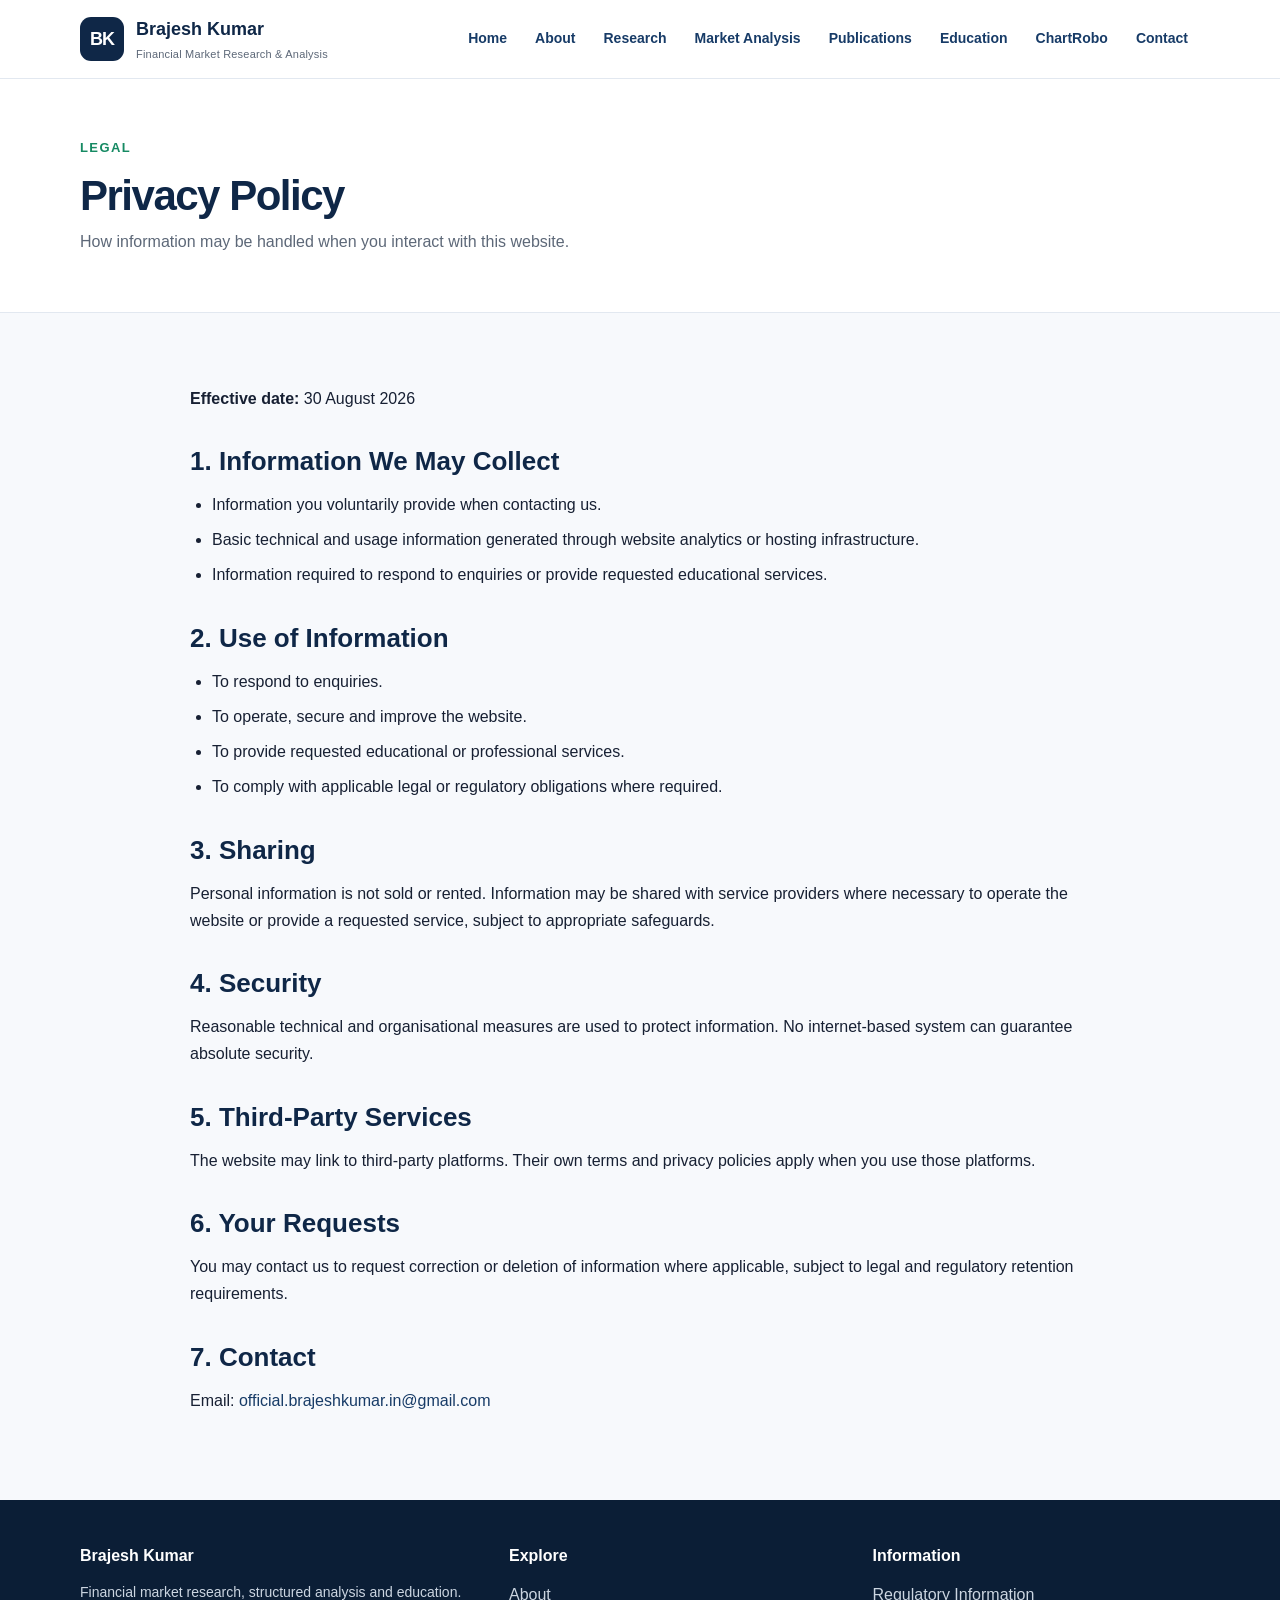
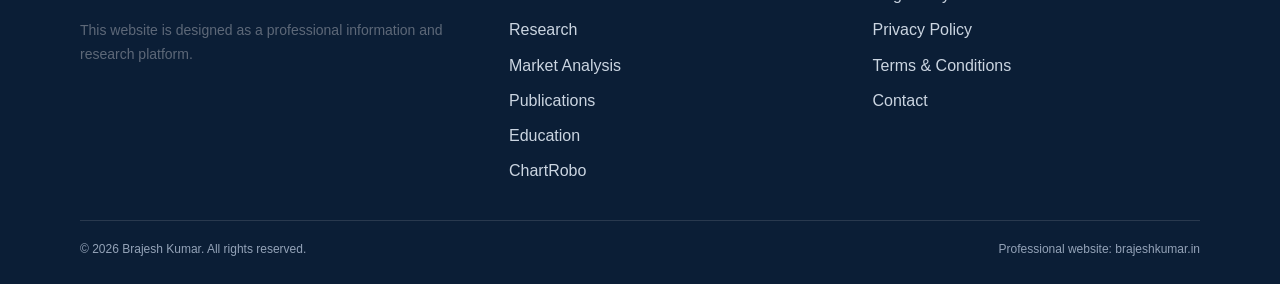
<file: privacy-policy.html>
<!DOCTYPE html>
<html lang="en">
<head>
  <meta charset="UTF-8">
  <meta name="viewport" content="width=device-width, initial-scale=1.0">
  <meta name="description" content="Privacy policy for BrajeshKumar.in.">
  <meta name="author" content="Brajesh Kumar">
  <meta name="robots" content="index, follow">
  <link rel="canonical" href="https://brajeshkumar.in/privacy-policy.html">
  <title>Privacy Policy | Brajesh Kumar</title>
  <link rel="stylesheet" href="css/styles.css">
  <!-- Google tag (gtag.js) -->
<script async src="https://www.googletagmanager.com/gtag/js?id=G-KMRSJD9DW5"></script>
<script>
  window.dataLayer = window.dataLayer || [];
  function gtag(){dataLayer.push(arguments);}
  gtag('js', new Date());

  gtag('config', 'G-KMRSJD9DW5');
</script>
</head>
<body>

<header class="site-header">
  <div class="container header-inner">
    <a class="brand" href="index.html" aria-label="Brajesh Kumar Home">
      <div class="brand-mark">BK</div>
      <div class="brand-text">
        <strong>Brajesh Kumar</strong>
        <span>Financial Market Research &amp; Analysis</span>
      </div>
    </a>
    <button class="nav-toggle" id="navToggle" aria-label="Open navigation" aria-expanded="false">&#9776;</button>
    <nav>
      <ul class="nav-list" id="navList">
        <li><a href="index.html">Home</a></li>
        <li><a href="about.html">About</a></li>
        <li><a href="research.html">Research</a></li>
        <li><a href="market-analysis.html">Market Analysis</a></li>
        <li><a href="publications.html">Publications</a></li>
        <li><a href="education.html">Education</a></li>
        <li><a href="chartrobo.html">ChartRobo</a></li>
        <li><a href="contact.html">Contact</a></li>
      </ul>
    </nav>
  </div>
</header>

<main>

<section class="page-hero"><div class="container"><div class="eyebrow">Legal</div><h1>Privacy Policy</h1><p>How information may be handled when you interact with this website.</p></div></section>
<section class="section"><div class="container prose">
  <p><strong>Effective date:</strong> 30 August 2026</p>
  <h2>1. Information We May Collect</h2>
  <ul><li>Information you voluntarily provide when contacting us.</li><li>Basic technical and usage information generated through website analytics or hosting infrastructure.</li><li>Information required to respond to enquiries or provide requested educational services.</li></ul>
  <h2>2. Use of Information</h2>
  <ul><li>To respond to enquiries.</li><li>To operate, secure and improve the website.</li><li>To provide requested educational or professional services.</li><li>To comply with applicable legal or regulatory obligations where required.</li></ul>
  <h2>3. Sharing</h2>
  <p>Personal information is not sold or rented. Information may be shared with service providers where necessary to operate the website or provide a requested service, subject to appropriate safeguards.</p>
  <h2>4. Security</h2>
  <p>Reasonable technical and organisational measures are used to protect information. No internet-based system can guarantee absolute security.</p>
  <h2>5. Third-Party Services</h2>
  <p>The website may link to third-party platforms. Their own terms and privacy policies apply when you use those platforms.</p>
  <h2>6. Your Requests</h2>
  <p>You may contact us to request correction or deletion of information where applicable, subject to legal and regulatory retention requirements.</p>
  <h2>7. Contact</h2>
  <p>Email: <a href="mailto:official.brajeshkumar.in@gmail.com">official.brajeshkumar.in@gmail.com</a></p>
</div></section>

</main>

<footer class="footer">
  <div class="container">
    <div class="footer-grid">
      <div>
        <h3>Brajesh Kumar</h3>
        <p>Financial market research, structured analysis and education.</p>
        <p class="small">This website is designed as a professional information and research platform.</p>
      </div>
      <div>
        <h3>Explore</h3>
        <ul class="footer-links">
          <li><a href="about.html">About</a></li>
          <li><a href="research.html">Research</a></li>
          <li><a href="market-analysis.html">Market Analysis</a></li>
          <li><a href="publications.html">Publications</a></li>
          <li><a href="education.html">Education</a></li>
          <li><a href="chartrobo.html">ChartRobo</a></li>
        </ul>
      </div>
      <div>
        <h3>Information</h3>
        <ul class="footer-links">
          <li><a href="regulatory-information.html">Regulatory Information</a></li>
          <li><a href="privacy-policy.html">Privacy Policy</a></li>
          <li><a href="terms-conditions.html">Terms &amp; Conditions</a></li>
          <li><a href="contact.html">Contact</a></li>
        </ul>
      </div>
    </div>
    <div class="footer-bottom">
      <span>&copy; 2026 Brajesh Kumar. All rights reserved.</span>
      <span>Professional website: brajeshkumar.in</span>
    </div>
  </div>
</footer>

<script src="js/script.js"></script>
</body>
</html>
</file>
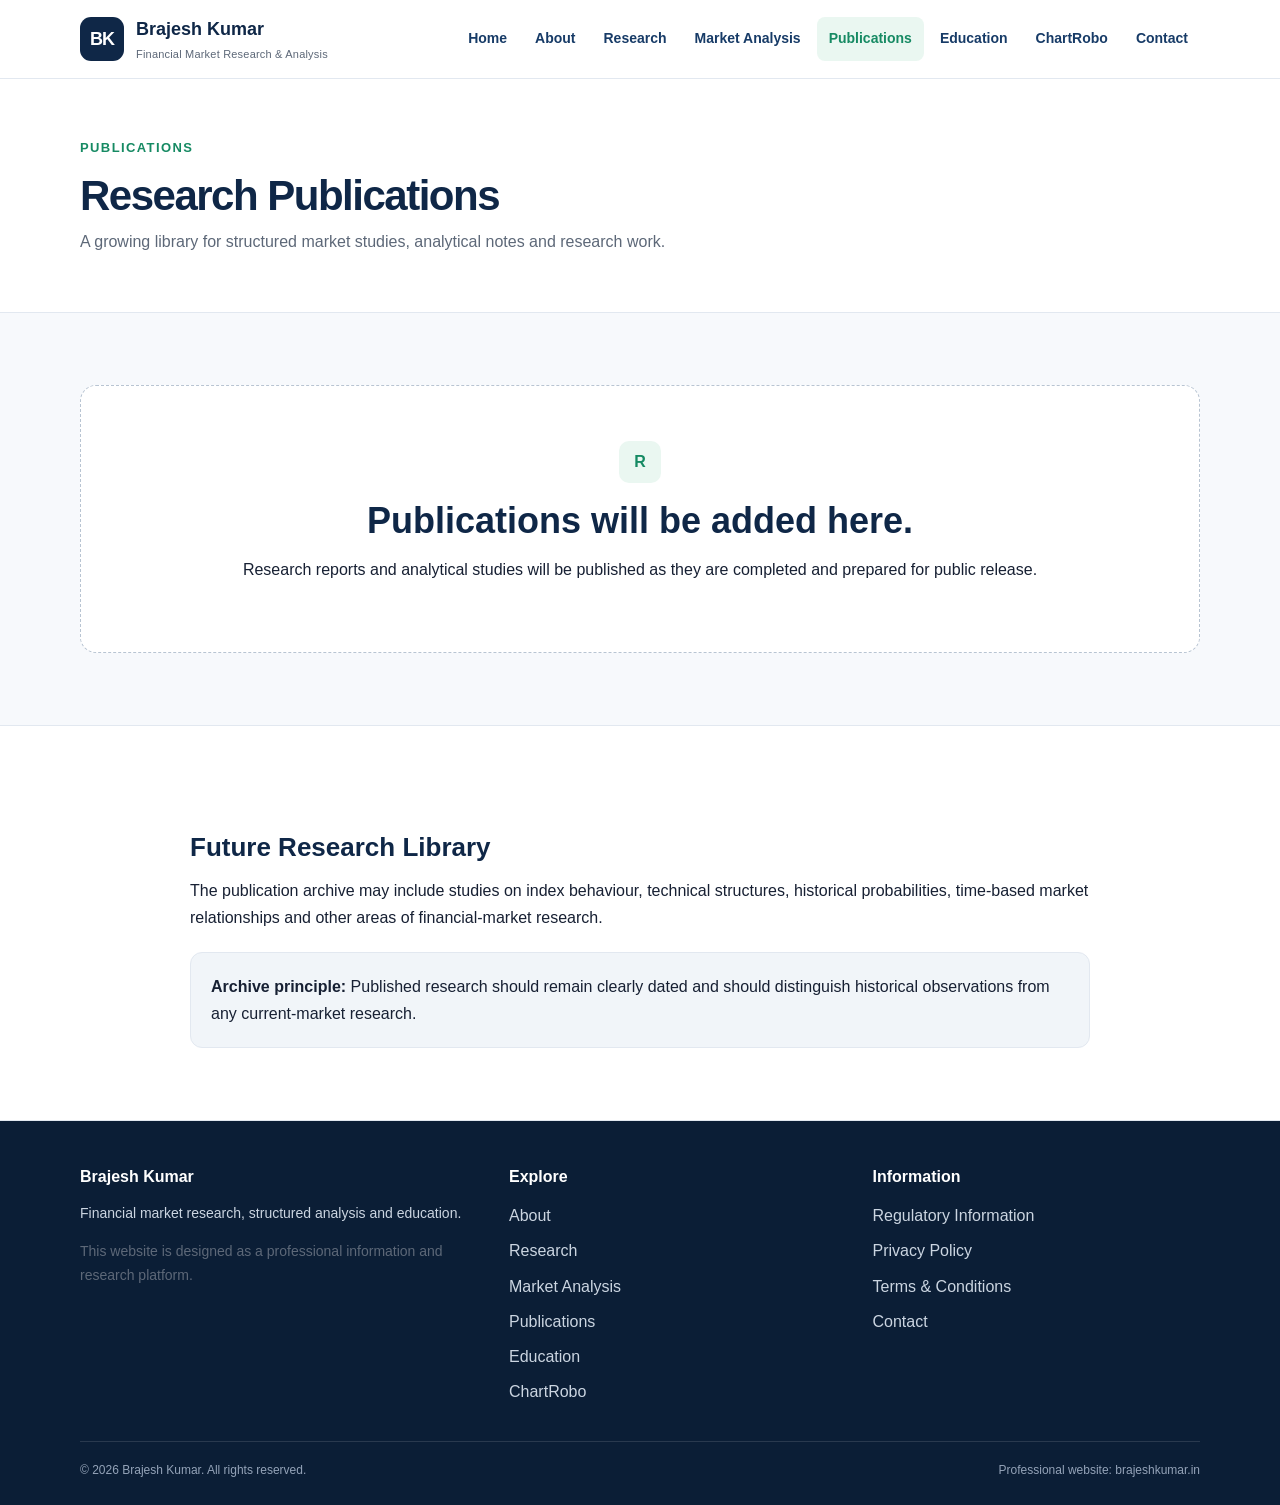
<file: publications.html>
<!DOCTYPE html>
<html lang="en">
<head>
  <meta charset="UTF-8">
  <meta name="viewport" content="width=device-width, initial-scale=1.0">
  <meta name="description" content="Research publications and analytical studies by Brajesh Kumar.">
  <meta name="author" content="Brajesh Kumar">
  <meta name="robots" content="index, follow">
  <link rel="canonical" href="https://brajeshkumar.in/publications.html">
  <title>Research Publications | Brajesh Kumar</title>
  <link rel="stylesheet" href="css/styles.css">
  <!-- Google tag (gtag.js) -->
<script async src="https://www.googletagmanager.com/gtag/js?id=G-KMRSJD9DW5"></script>
<script>
  window.dataLayer = window.dataLayer || [];
  function gtag(){dataLayer.push(arguments);}
  gtag('js', new Date());

  gtag('config', 'G-KMRSJD9DW5');
</script>
</head>
<body>

<header class="site-header">
  <div class="container header-inner">
    <a class="brand" href="index.html" aria-label="Brajesh Kumar Home">
      <div class="brand-mark">BK</div>
      <div class="brand-text">
        <strong>Brajesh Kumar</strong>
        <span>Financial Market Research &amp; Analysis</span>
      </div>
    </a>
    <button class="nav-toggle" id="navToggle" aria-label="Open navigation" aria-expanded="false">&#9776;</button>
    <nav>
      <ul class="nav-list" id="navList">
        <li><a href="index.html">Home</a></li>
        <li><a href="about.html">About</a></li>
        <li><a href="research.html">Research</a></li>
        <li><a href="market-analysis.html">Market Analysis</a></li>
        <li><a href="publications.html">Publications</a></li>
        <li><a href="education.html">Education</a></li>
        <li><a href="chartrobo.html">ChartRobo</a></li>
        <li><a href="contact.html">Contact</a></li>
      </ul>
    </nav>
  </div>
</header>

<main>

<section class="page-hero"><div class="container"><div class="eyebrow">Publications</div><h1>Research Publications</h1><p>A growing library for structured market studies, analytical notes and research work.</p></div></section>
<section class="section"><div class="container">
  <div class="coming-soon">
    <div class="icon-box" style="margin:0 auto 16px;">R</div>
    <h2>Publications will be added here.</h2>
    <p>Research reports and analytical studies will be published as they are completed and prepared for public release.</p>
  </div>
</div></section>
<section class="section section-alt"><div class="container prose">
  <h2>Future Research Library</h2>
  <p>The publication archive may include studies on index behaviour, technical structures, historical probabilities, time-based market relationships and other areas of financial-market research.</p>
  <div class="disclosure mt-20"><strong>Archive principle:</strong> Published research should remain clearly dated and should distinguish historical observations from any current-market research.</div>
</div></section>

</main>

<footer class="footer">
  <div class="container">
    <div class="footer-grid">
      <div>
        <h3>Brajesh Kumar</h3>
        <p>Financial market research, structured analysis and education.</p>
        <p class="small">This website is designed as a professional information and research platform.</p>
      </div>
      <div>
        <h3>Explore</h3>
        <ul class="footer-links">
          <li><a href="about.html">About</a></li>
          <li><a href="research.html">Research</a></li>
          <li><a href="market-analysis.html">Market Analysis</a></li>
          <li><a href="publications.html">Publications</a></li>
          <li><a href="education.html">Education</a></li>
          <li><a href="chartrobo.html">ChartRobo</a></li>
        </ul>
      </div>
      <div>
        <h3>Information</h3>
        <ul class="footer-links">
          <li><a href="regulatory-information.html">Regulatory Information</a></li>
          <li><a href="privacy-policy.html">Privacy Policy</a></li>
          <li><a href="terms-conditions.html">Terms &amp; Conditions</a></li>
          <li><a href="contact.html">Contact</a></li>
        </ul>
      </div>
    </div>
    <div class="footer-bottom">
      <span>&copy; 2026 Brajesh Kumar. All rights reserved.</span>
      <span>Professional website: brajeshkumar.in</span>
    </div>
  </div>
</footer>

<script src="js/script.js"></script>
</body>
</html>
</file>
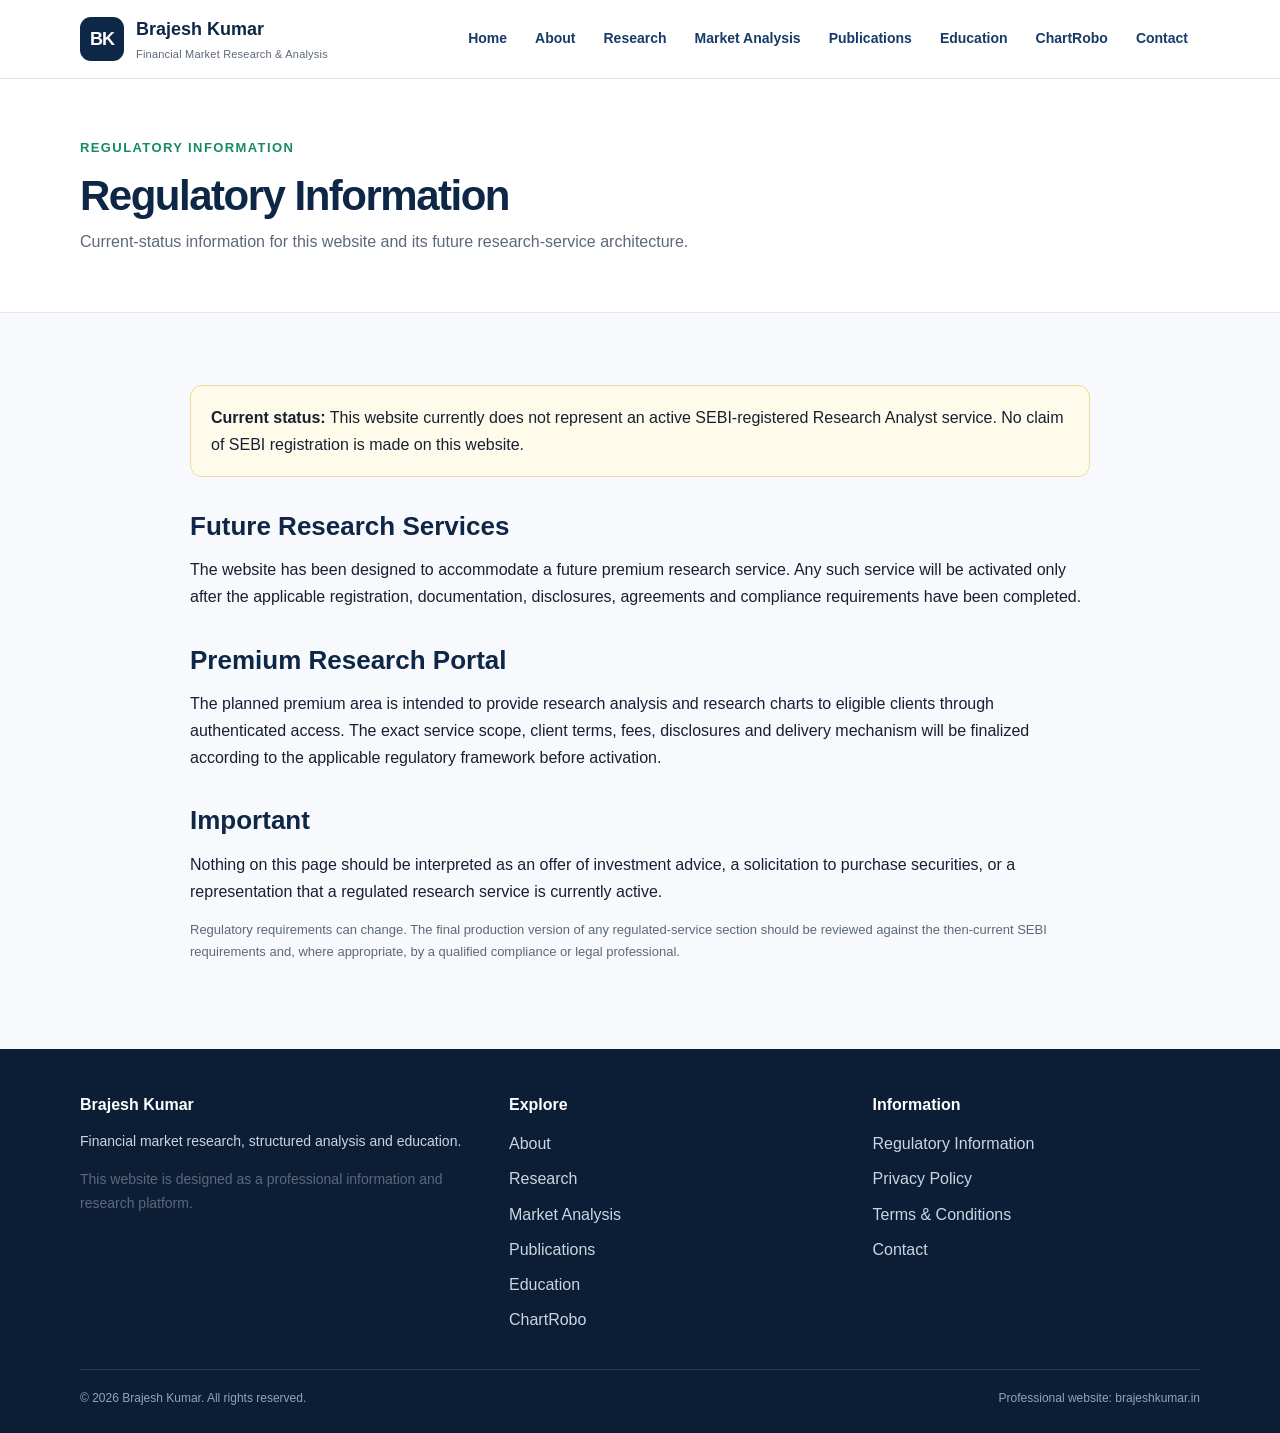
<file: regulatory-information.html>
<!DOCTYPE html>
<html lang="en">
<head>
  <meta charset="UTF-8">
  <meta name="viewport" content="width=device-width, initial-scale=1.0">
  <meta name="description" content="Current regulatory status and future research-service information.">
  <meta name="author" content="Brajesh Kumar">
  <meta name="robots" content="index, follow">
  <link rel="canonical" href="https://brajeshkumar.in/regulatory-information.html">
  <title>Regulatory Information | Brajesh Kumar</title>
  <link rel="stylesheet" href="css/styles.css">
  <!-- Google tag (gtag.js) -->
<script async src="https://www.googletagmanager.com/gtag/js?id=G-KMRSJD9DW5"></script>
<script>
  window.dataLayer = window.dataLayer || [];
  function gtag(){dataLayer.push(arguments);}
  gtag('js', new Date());

  gtag('config', 'G-KMRSJD9DW5');
</script>
</head>
<body>

<header class="site-header">
  <div class="container header-inner">
    <a class="brand" href="index.html" aria-label="Brajesh Kumar Home">
      <div class="brand-mark">BK</div>
      <div class="brand-text">
        <strong>Brajesh Kumar</strong>
        <span>Financial Market Research &amp; Analysis</span>
      </div>
    </a>
    <button class="nav-toggle" id="navToggle" aria-label="Open navigation" aria-expanded="false">&#9776;</button>
    <nav>
      <ul class="nav-list" id="navList">
        <li><a href="index.html">Home</a></li>
        <li><a href="about.html">About</a></li>
        <li><a href="research.html">Research</a></li>
        <li><a href="market-analysis.html">Market Analysis</a></li>
        <li><a href="publications.html">Publications</a></li>
        <li><a href="education.html">Education</a></li>
        <li><a href="chartrobo.html">ChartRobo</a></li>
        <li><a href="contact.html">Contact</a></li>
      </ul>
    </nav>
  </div>
</header>

<main>

<section class="page-hero"><div class="container"><div class="eyebrow">Regulatory Information</div><h1>Regulatory Information</h1><p>Current-status information for this website and its future research-service architecture.</p></div></section>
<section class="section"><div class="container prose">
  <div class="notice"><strong>Current status:</strong> This website currently does not represent an active SEBI-registered Research Analyst service. No claim of SEBI registration is made on this website.</div>
  <h2>Future Research Services</h2>
  <p>The website has been designed to accommodate a future premium research service. Any such service will be activated only after the applicable registration, documentation, disclosures, agreements and compliance requirements have been completed.</p>
  <h2>Premium Research Portal</h2>
  <p>The planned premium area is intended to provide research analysis and research charts to eligible clients through authenticated access. The exact service scope, client terms, fees, disclosures and delivery mechanism will be finalized according to the applicable regulatory framework before activation.</p>
  <h2>Important</h2>
  <p>Nothing on this page should be interpreted as an offer of investment advice, a solicitation to purchase securities, or a representation that a regulated research service is currently active.</p>
  <p class="small">Regulatory requirements can change. The final production version of any regulated-service section should be reviewed against the then-current SEBI requirements and, where appropriate, by a qualified compliance or legal professional.</p>
</div></section>

</main>

<footer class="footer">
  <div class="container">
    <div class="footer-grid">
      <div>
        <h3>Brajesh Kumar</h3>
        <p>Financial market research, structured analysis and education.</p>
        <p class="small">This website is designed as a professional information and research platform.</p>
      </div>
      <div>
        <h3>Explore</h3>
        <ul class="footer-links">
          <li><a href="about.html">About</a></li>
          <li><a href="research.html">Research</a></li>
          <li><a href="market-analysis.html">Market Analysis</a></li>
          <li><a href="publications.html">Publications</a></li>
          <li><a href="education.html">Education</a></li>
          <li><a href="chartrobo.html">ChartRobo</a></li>
        </ul>
      </div>
      <div>
        <h3>Information</h3>
        <ul class="footer-links">
          <li><a href="regulatory-information.html">Regulatory Information</a></li>
          <li><a href="privacy-policy.html">Privacy Policy</a></li>
          <li><a href="terms-conditions.html">Terms &amp; Conditions</a></li>
          <li><a href="contact.html">Contact</a></li>
        </ul>
      </div>
    </div>
    <div class="footer-bottom">
      <span>&copy; 2026 Brajesh Kumar. All rights reserved.</span>
      <span>Professional website: brajeshkumar.in</span>
    </div>
  </div>
</footer>

<script src="js/script.js"></script>
</body>
</html>
</file>
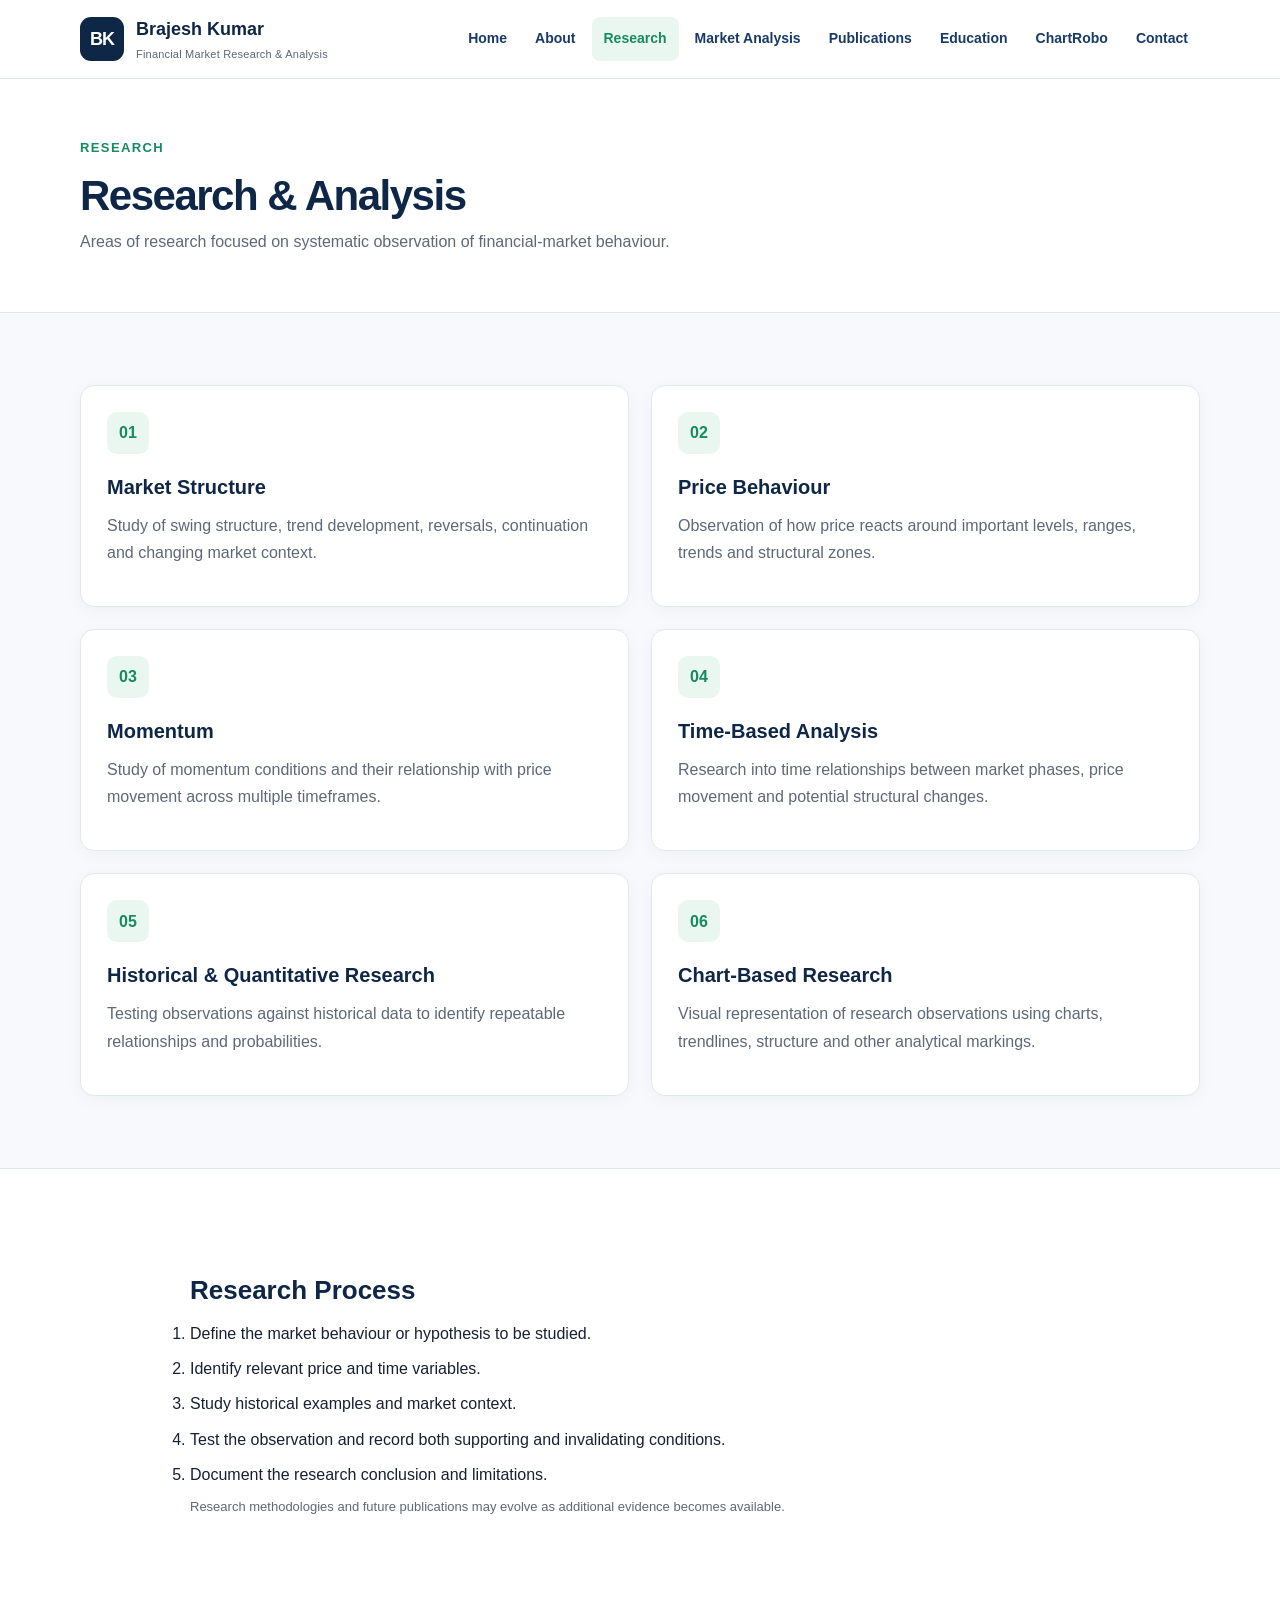
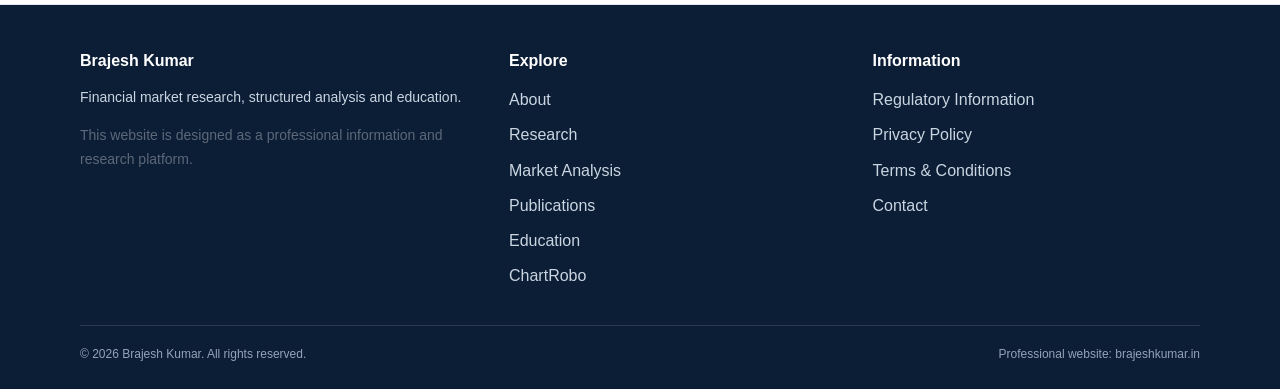
<file: research.html>
<!DOCTYPE html>
<html lang="en">
<head>
  <meta charset="UTF-8">
  <meta name="viewport" content="width=device-width, initial-scale=1.0">
  <meta name="description" content="Research areas covering market structure, price behaviour, momentum, time-based analysis and quantitative research.">
  <meta name="author" content="Brajesh Kumar">
  <meta name="robots" content="index, follow">
  <link rel="canonical" href="https://brajeshkumar.in/research.html">
  <title>Research & Analysis | Brajesh Kumar</title>
  <link rel="stylesheet" href="css/styles.css">
  <!-- Google tag (gtag.js) -->
<script async src="https://www.googletagmanager.com/gtag/js?id=G-KMRSJD9DW5"></script>
<script>
  window.dataLayer = window.dataLayer || [];
  function gtag(){dataLayer.push(arguments);}
  gtag('js', new Date());

  gtag('config', 'G-KMRSJD9DW5');
</script>
</head>
<body>

<header class="site-header">
  <div class="container header-inner">
    <a class="brand" href="index.html" aria-label="Brajesh Kumar Home">
      <div class="brand-mark">BK</div>
      <div class="brand-text">
        <strong>Brajesh Kumar</strong>
        <span>Financial Market Research &amp; Analysis</span>
      </div>
    </a>
    <button class="nav-toggle" id="navToggle" aria-label="Open navigation" aria-expanded="false">&#9776;</button>
    <nav>
      <ul class="nav-list" id="navList">
        <li><a href="index.html">Home</a></li>
        <li><a href="about.html">About</a></li>
        <li><a href="research.html">Research</a></li>
        <li><a href="market-analysis.html">Market Analysis</a></li>
        <li><a href="publications.html">Publications</a></li>
        <li><a href="education.html">Education</a></li>
        <li><a href="chartrobo.html">ChartRobo</a></li>
        <li><a href="contact.html">Contact</a></li>
      </ul>
    </nav>
  </div>
</header>

<main>

<section class="page-hero"><div class="container"><div class="eyebrow">Research</div><h1>Research &amp; Analysis</h1><p>Areas of research focused on systematic observation of financial-market behaviour.</p></div></section>
<section class="section"><div class="container">
  <div class="grid-2">
    <article class="card"><div class="icon-box">01</div><h3>Market Structure</h3><p>Study of swing structure, trend development, reversals, continuation and changing market context.</p></article>
    <article class="card"><div class="icon-box">02</div><h3>Price Behaviour</h3><p>Observation of how price reacts around important levels, ranges, trends and structural zones.</p></article>
    <article class="card"><div class="icon-box">03</div><h3>Momentum</h3><p>Study of momentum conditions and their relationship with price movement across multiple timeframes.</p></article>
    <article class="card"><div class="icon-box">04</div><h3>Time-Based Analysis</h3><p>Research into time relationships between market phases, price movement and potential structural changes.</p></article>
    <article class="card"><div class="icon-box">05</div><h3>Historical &amp; Quantitative Research</h3><p>Testing observations against historical data to identify repeatable relationships and probabilities.</p></article>
    <article class="card"><div class="icon-box">06</div><h3>Chart-Based Research</h3><p>Visual representation of research observations using charts, trendlines, structure and other analytical markings.</p></article>
  </div>
</div></section>
<section class="section section-alt"><div class="container prose">
  <h2>Research Process</h2>
  <ol>
    <li>Define the market behaviour or hypothesis to be studied.</li>
    <li>Identify relevant price and time variables.</li>
    <li>Study historical examples and market context.</li>
    <li>Test the observation and record both supporting and invalidating conditions.</li>
    <li>Document the research conclusion and limitations.</li>
  </ol>
  <p class="small">Research methodologies and future publications may evolve as additional evidence becomes available.</p>
</div></section>

</main>

<footer class="footer">
  <div class="container">
    <div class="footer-grid">
      <div>
        <h3>Brajesh Kumar</h3>
        <p>Financial market research, structured analysis and education.</p>
        <p class="small">This website is designed as a professional information and research platform.</p>
      </div>
      <div>
        <h3>Explore</h3>
        <ul class="footer-links">
          <li><a href="about.html">About</a></li>
          <li><a href="research.html">Research</a></li>
          <li><a href="market-analysis.html">Market Analysis</a></li>
          <li><a href="publications.html">Publications</a></li>
          <li><a href="education.html">Education</a></li>
          <li><a href="chartrobo.html">ChartRobo</a></li>
        </ul>
      </div>
      <div>
        <h3>Information</h3>
        <ul class="footer-links">
          <li><a href="regulatory-information.html">Regulatory Information</a></li>
          <li><a href="privacy-policy.html">Privacy Policy</a></li>
          <li><a href="terms-conditions.html">Terms &amp; Conditions</a></li>
          <li><a href="contact.html">Contact</a></li>
        </ul>
      </div>
    </div>
    <div class="footer-bottom">
      <span>&copy; 2026 Brajesh Kumar. All rights reserved.</span>
      <span>Professional website: brajeshkumar.in</span>
    </div>
  </div>
</footer>

<script src="js/script.js"></script>
</body>
</html>
</file>
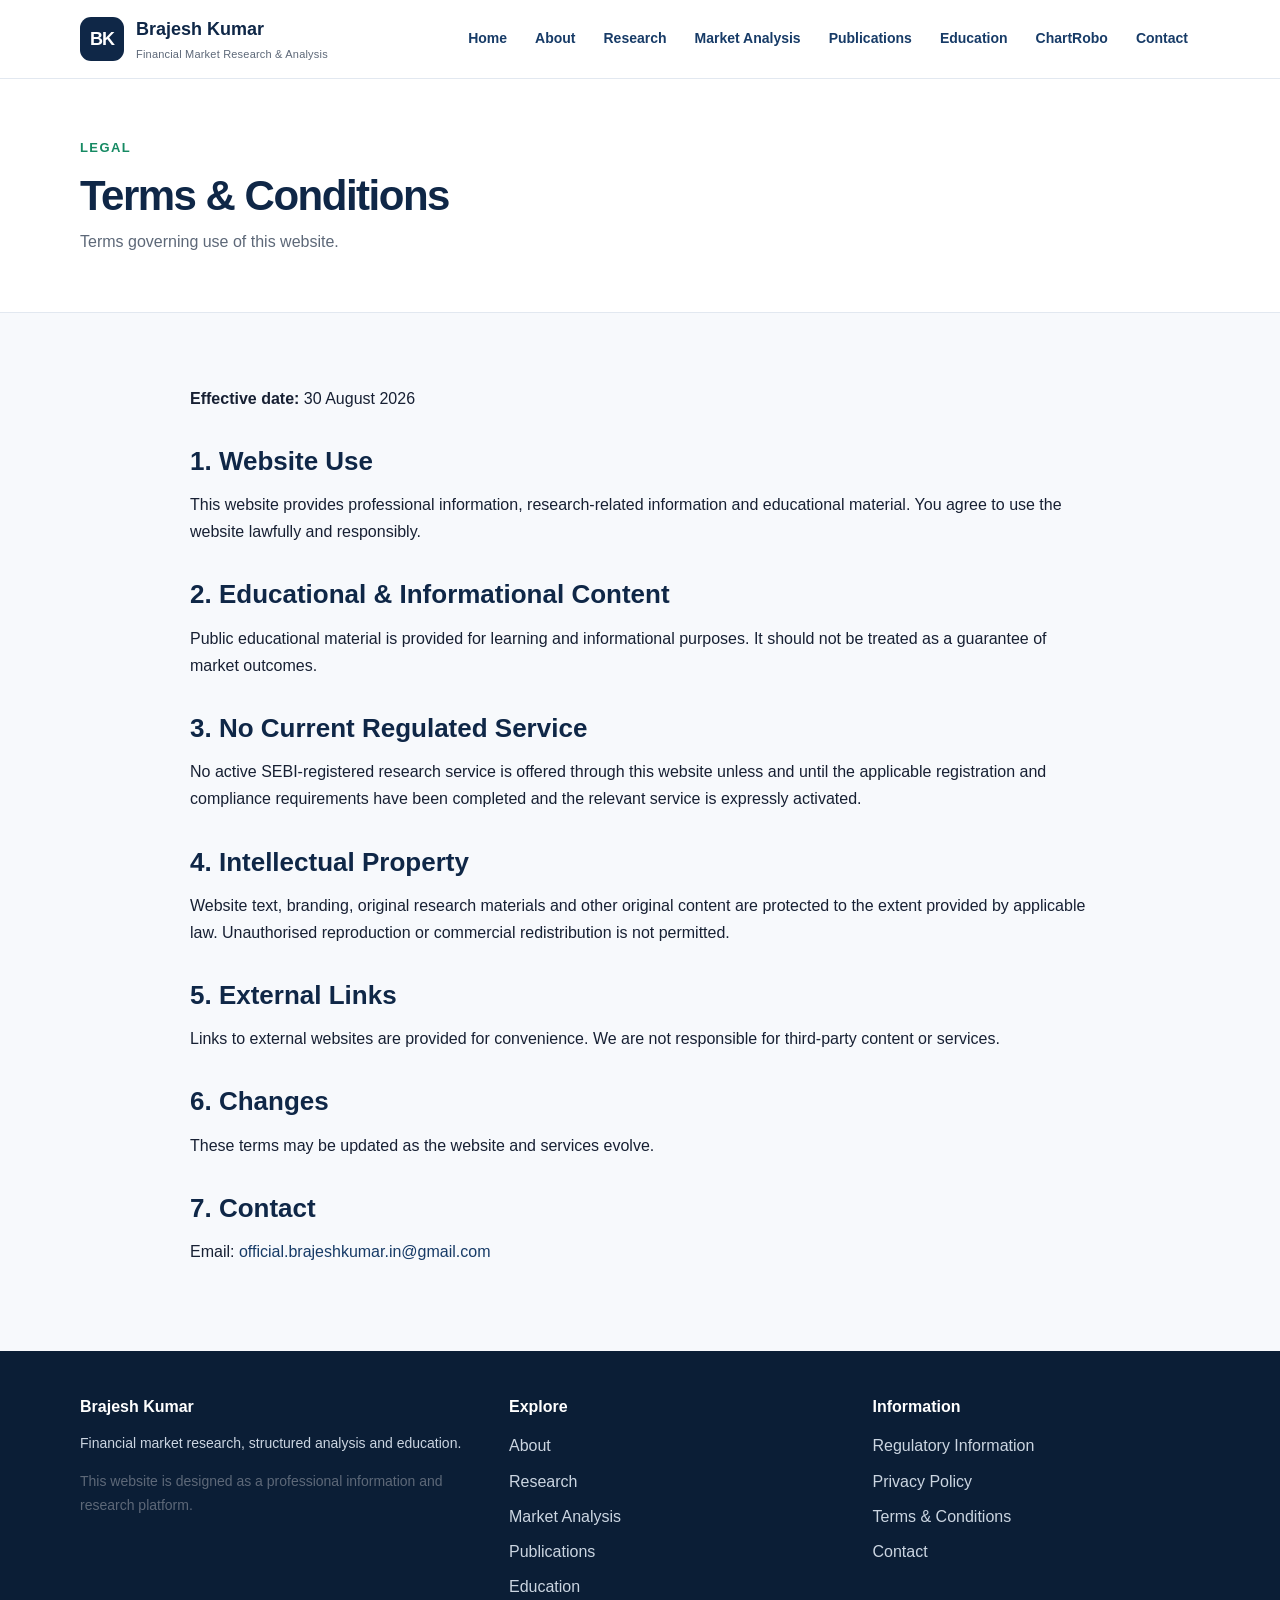
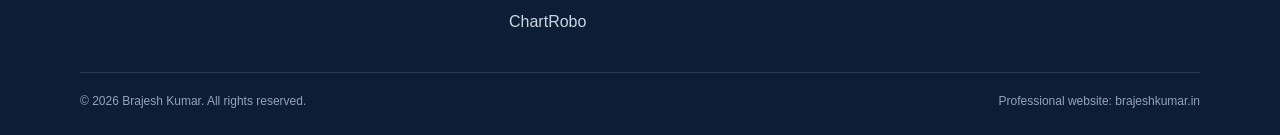
<file: terms-conditions.html>
<!DOCTYPE html>
<html lang="en">
<head>
  <meta charset="UTF-8">
  <meta name="viewport" content="width=device-width, initial-scale=1.0">
  <meta name="description" content="Terms and conditions for use of BrajeshKumar.in.">
  <meta name="author" content="Brajesh Kumar">
  <meta name="robots" content="index, follow">
  <link rel="canonical" href="https://brajeshkumar.in/terms-conditions.html">
  <title>Terms & Conditions | Brajesh Kumar</title>
  <link rel="stylesheet" href="css/styles.css">
  <!-- Google tag (gtag.js) -->
<script async src="https://www.googletagmanager.com/gtag/js?id=G-KMRSJD9DW5"></script>
<script>
  window.dataLayer = window.dataLayer || [];
  function gtag(){dataLayer.push(arguments);}
  gtag('js', new Date());

  gtag('config', 'G-KMRSJD9DW5');
</script>
</head>
<body>

<header class="site-header">
  <div class="container header-inner">
    <a class="brand" href="index.html" aria-label="Brajesh Kumar Home">
      <div class="brand-mark">BK</div>
      <div class="brand-text">
        <strong>Brajesh Kumar</strong>
        <span>Financial Market Research &amp; Analysis</span>
      </div>
    </a>
    <button class="nav-toggle" id="navToggle" aria-label="Open navigation" aria-expanded="false">&#9776;</button>
    <nav>
      <ul class="nav-list" id="navList">
        <li><a href="index.html">Home</a></li>
        <li><a href="about.html">About</a></li>
        <li><a href="research.html">Research</a></li>
        <li><a href="market-analysis.html">Market Analysis</a></li>
        <li><a href="publications.html">Publications</a></li>
        <li><a href="education.html">Education</a></li>
        <li><a href="chartrobo.html">ChartRobo</a></li>
        <li><a href="contact.html">Contact</a></li>
      </ul>
    </nav>
  </div>
</header>

<main>

<section class="page-hero"><div class="container"><div class="eyebrow">Legal</div><h1>Terms &amp; Conditions</h1><p>Terms governing use of this website.</p></div></section>
<section class="section"><div class="container prose">
  <p><strong>Effective date:</strong> 30 August 2026</p>
  <h2>1. Website Use</h2><p>This website provides professional information, research-related information and educational material. You agree to use the website lawfully and responsibly.</p>
  <h2>2. Educational &amp; Informational Content</h2><p>Public educational material is provided for learning and informational purposes. It should not be treated as a guarantee of market outcomes.</p>
  <h2>3. No Current Regulated Service</h2><p>No active SEBI-registered research service is offered through this website unless and until the applicable registration and compliance requirements have been completed and the relevant service is expressly activated.</p>
  <h2>4. Intellectual Property</h2><p>Website text, branding, original research materials and other original content are protected to the extent provided by applicable law. Unauthorised reproduction or commercial redistribution is not permitted.</p>
  <h2>5. External Links</h2><p>Links to external websites are provided for convenience. We are not responsible for third-party content or services.</p>
  <h2>6. Changes</h2><p>These terms may be updated as the website and services evolve.</p>
  <h2>7. Contact</h2><p>Email: <a href="mailto:official.brajeshkumar.in@gmail.com">official.brajeshkumar.in@gmail.com</a></p>
</div></section>

</main>

<footer class="footer">
  <div class="container">
    <div class="footer-grid">
      <div>
        <h3>Brajesh Kumar</h3>
        <p>Financial market research, structured analysis and education.</p>
        <p class="small">This website is designed as a professional information and research platform.</p>
      </div>
      <div>
        <h3>Explore</h3>
        <ul class="footer-links">
          <li><a href="about.html">About</a></li>
          <li><a href="research.html">Research</a></li>
          <li><a href="market-analysis.html">Market Analysis</a></li>
          <li><a href="publications.html">Publications</a></li>
          <li><a href="education.html">Education</a></li>
          <li><a href="chartrobo.html">ChartRobo</a></li>
        </ul>
      </div>
      <div>
        <h3>Information</h3>
        <ul class="footer-links">
          <li><a href="regulatory-information.html">Regulatory Information</a></li>
          <li><a href="privacy-policy.html">Privacy Policy</a></li>
          <li><a href="terms-conditions.html">Terms &amp; Conditions</a></li>
          <li><a href="contact.html">Contact</a></li>
        </ul>
      </div>
    </div>
    <div class="footer-bottom">
      <span>&copy; 2026 Brajesh Kumar. All rights reserved.</span>
      <span>Professional website: brajeshkumar.in</span>
    </div>
  </div>
</footer>

<script src="js/script.js"></script>
</body>
</html>
</file>
<file: css/styles.css>
:root{
  --navy:#0f2747;
  --navy-2:#173b67;
  --green:#168a63;
  --green-light:#eaf7f1;
  --text:#172033;
  --muted:#5d6878;
  --bg:#f7f9fc;
  --white:#ffffff;
  --border:#e2e8f0;
  --shadow:0 8px 28px rgba(15,39,71,.07);
  --radius:14px;
  --max:1120px;
}
*{margin:0;padding:0;box-sizing:border-box}
html{scroll-behavior:smooth}
body{
  font-family:Arial,Helvetica,sans-serif;
  line-height:1.7;
  color:var(--text);
  background:var(--bg);
}
a{color:var(--navy-2);text-decoration:none}
a:hover{color:var(--green)}
img{max-width:100%;display:block}
.container{width:min(var(--max),92%);margin:auto}
.site-header{
  background:rgba(255,255,255,.97);
  border-bottom:1px solid var(--border);
  position:sticky;top:0;z-index:1000;
}
.header-inner{
  min-height:78px;display:flex;align-items:center;justify-content:space-between;gap:24px;
}
.brand{display:flex;align-items:center;gap:12px;min-width:220px}
.brand-mark{
  width:44px;height:44px;border-radius:11px;background:var(--navy);color:#fff;
  display:grid;place-items:center;font-weight:800;font-size:18px;letter-spacing:-1px;
}
.brand-text strong{display:block;font-size:18px;color:var(--navy)}
.brand-text span{display:block;font-size:11px;color:var(--muted);letter-spacing:.2px}
.nav-toggle{display:none;background:none;border:0;font-size:28px;color:var(--navy);cursor:pointer}
.nav-list{list-style:none;display:flex;align-items:center;gap:4px}
.nav-list a{display:block;padding:10px 12px;border-radius:8px;font-weight:600;font-size:14px}
.nav-list a:hover,.nav-list a.active{background:var(--green-light);color:var(--green)}
.hero{
  background:linear-gradient(135deg,#fff 0%,#f1f6fb 100%);
  padding:88px 0 76px;
  border-bottom:1px solid var(--border);
}
.hero-grid{display:grid;grid-template-columns:1.35fr .65fr;gap:60px;align-items:center}
.eyebrow{
  color:var(--green);font-weight:800;font-size:13px;text-transform:uppercase;
  letter-spacing:1.4px;margin-bottom:14px;
}
h1{font-size:clamp(38px,5vw,60px);line-height:1.08;color:var(--navy);margin-bottom:18px;letter-spacing:-1.5px}
h2{font-size:clamp(27px,3vw,36px);line-height:1.2;color:var(--navy);margin-bottom:14px}
h3{font-size:20px;color:var(--navy);margin-bottom:8px}
p{margin-bottom:14px}
.lead{font-size:19px;color:var(--muted);max-width:760px}
.hero-actions{display:flex;gap:12px;flex-wrap:wrap;margin-top:28px}
.btn{
  display:inline-block;padding:12px 18px;border-radius:9px;font-weight:700;
  border:1px solid var(--navy);transition:.2s ease;
}
.btn-primary{background:var(--navy);color:#fff}
.btn-primary:hover{background:var(--navy-2);color:#fff}
.btn-secondary{background:#fff;color:var(--navy)}
.btn-secondary:hover{background:var(--green-light);color:var(--green);border-color:var(--green)}
.hero-card{
  background:#fff;border:1px solid var(--border);border-radius:18px;padding:28px;box-shadow:var(--shadow);
}
.profile-badge{
  width:100px;height:100px;border-radius:50%;background:var(--green-light);color:var(--green);
  display:grid;place-items:center;font-size:30px;font-weight:800;margin-bottom:20px;
}
.profile-photo{
  width:180px;
  height:220px;
  border-radius:16px;
  overflow:hidden;
  background:#eef2f7;
  margin-bottom:20px;
}

.profile-photo img{
  width:100%;
  height:100%;
  object-fit:cover;
  object-position:center top;
}
.profile-badge span{font-size:13px}
.section{padding:72px 0}
.section-alt{background:#fff;border-top:1px solid var(--border);border-bottom:1px solid var(--border)}
.section-head{max-width:760px;margin-bottom:34px}
.section-head p{color:var(--muted);font-size:17px}
.grid-2{display:grid;grid-template-columns:1fr 1fr;gap:22px}
.grid-3{display:grid;grid-template-columns:repeat(3,1fr);gap:22px}
.card{
  background:#fff;border:1px solid var(--border);border-radius:var(--radius);
  padding:26px;box-shadow:0 4px 18px rgba(15,39,71,.04);
}
.card p{color:var(--muted)}
.icon-box{
  width:42px;height:42px;border-radius:10px;background:var(--green-light);color:var(--green);
  display:grid;place-items:center;font-weight:800;margin-bottom:16px;
}
.quote{
  border-left:4px solid var(--green);padding:18px 22px;background:var(--green-light);
  border-radius:0 12px 12px 0;font-size:20px;font-weight:700;color:var(--navy);
}
.stat-strip{display:grid;grid-template-columns:repeat(4,1fr);border:1px solid var(--border);background:#fff;border-radius:14px;overflow:hidden}
.stat{padding:22px;border-right:1px solid var(--border)}
.stat:last-child{border-right:0}
.stat strong{display:block;font-size:17px;color:var(--navy);margin-bottom:4px}
.stat span{font-size:13px;color:var(--muted)}
.page-hero{padding:58px 0 42px;background:#fff;border-bottom:1px solid var(--border)}
.page-hero h1{font-size:42px;margin-bottom:10px}
.page-hero p{color:var(--muted);max-width:780px}
.prose{max-width:900px}
.prose h2{margin-top:34px;font-size:26px}
.prose h3{margin-top:24px}
.prose ul{padding-left:22px;margin:10px 0 18px}
.prose li{margin-bottom:8px}
.notice{
  background:#fffbea;border:1px solid #eadca4;border-radius:12px;padding:18px 20px;
}
.disclosure{
  background:#f1f5f9;border:1px solid var(--border);border-radius:12px;padding:20px;
}
.table-wrap{overflow-x:auto;border:1px solid var(--border);border-radius:12px;background:#fff}
table{width:100%;border-collapse:collapse}
th,td{text-align:left;padding:14px 16px;border-bottom:1px solid var(--border)}
th{background:#f8fafc;color:var(--navy)}
td{color:var(--muted)}
.cta{
  background:var(--navy);color:#fff;border-radius:18px;padding:42px;
  display:flex;align-items:center;justify-content:space-between;gap:30px;
}
.cta h2{color:#fff;margin-bottom:8px}
.cta p{color:#d8e1ec;margin:0}
.cta .btn-secondary{background:#fff}
.form-card{max-width:760px}
.contact-list{list-style:none}
.contact-list li{padding:14px 0;border-bottom:1px solid var(--border)}
.contact-list strong{display:block;color:var(--navy)}
.footer{
  background:#0b1e36;color:#cbd5e1;padding:42px 0 24px;margin-top:0;
}
.footer-grid{display:grid;grid-template-columns:1.2fr 1fr 1fr;gap:36px}
.footer h3{color:#fff;font-size:16px;margin-bottom:12px}
.footer p{font-size:14px}
.footer a{color:#cbd5e1}
.footer a:hover{color:#fff}
.footer-links{list-style:none}
.footer-links li{margin-bottom:8px}
.footer-bottom{
  border-top:1px solid rgba(255,255,255,.12);margin-top:28px;padding-top:18px;
  font-size:12px;color:#94a3b8;display:flex;justify-content:space-between;gap:20px;flex-wrap:wrap;
}
.badge{display:inline-block;padding:5px 9px;border-radius:20px;background:#eef2f7;color:var(--navy);font-size:12px;font-weight:700}
.coming-soon{
  text-align:center;padding:55px 25px;border:1px dashed #b8c4d2;border-radius:16px;background:#fff;
}
.small{font-size:13px;color:var(--muted)}
.center{text-align:center}
.mb-0{margin-bottom:0}
.mt-20{margin-top:20px}
@media(max-width:900px){
  .hero-grid,.grid-2{grid-template-columns:1fr}
  .grid-3{grid-template-columns:1fr 1fr}
  .stat-strip{grid-template-columns:1fr 1fr}
  .stat:nth-child(2){border-right:0}
  .stat:nth-child(-n+2){border-bottom:1px solid var(--border)}
  .footer-grid{grid-template-columns:1fr 1fr}
  .nav-toggle{display:block}
  .nav-list{
    display:none;position:absolute;left:4%;right:4%;top:78px;background:#fff;
    border:1px solid var(--border);border-radius:12px;padding:8px;box-shadow:var(--shadow);
    flex-direction:column;align-items:stretch
  }
  .nav-list.open{display:flex}
}
@media(max-width:620px){
  .header-inner{min-height:70px}
  .brand-text span{display:none}
  .hero{padding:58px 0}
  .section{padding:52px 0}
  .grid-3{grid-template-columns:1fr}
  .stat-strip{grid-template-columns:1fr}
  .stat{border-right:0;border-bottom:1px solid var(--border)!important}
  .stat:last-child{border-bottom:0!important}
  .cta{padding:30px;display:block}
  .cta .btn{margin-top:18px}
  .footer-grid{grid-template-columns:1fr}
  .page-hero h1{font-size:34px}
}
/* =========================================
   MARKET ANALYSIS
   ========================================= */

.analysis-card {
  overflow: hidden;
}

.analysis-meta {
  display: flex;
  align-items: center;
  gap: 10px;
  margin-bottom: 18px;
  flex-wrap: wrap;
}

.analysis-chart {
  margin-top: 20px;
  border-radius: 12px;
  overflow: hidden;
  background: #f4f6f8;
}

.analysis-chart img {
  display: block;
  width: 100%;
  height: auto;
  max-height: 700px;
  object-fit: contain;
}

.analysis-id {
  margin-top: 18px;
  padding-top: 14px;
  border-top: 1px solid rgba(0, 0, 0, 0.08);
  font-size: 0.82rem;
  opacity: 0.75;
}

.analysis-id code {
  font-family: monospace;
  word-break: break-all;
}
</file>
